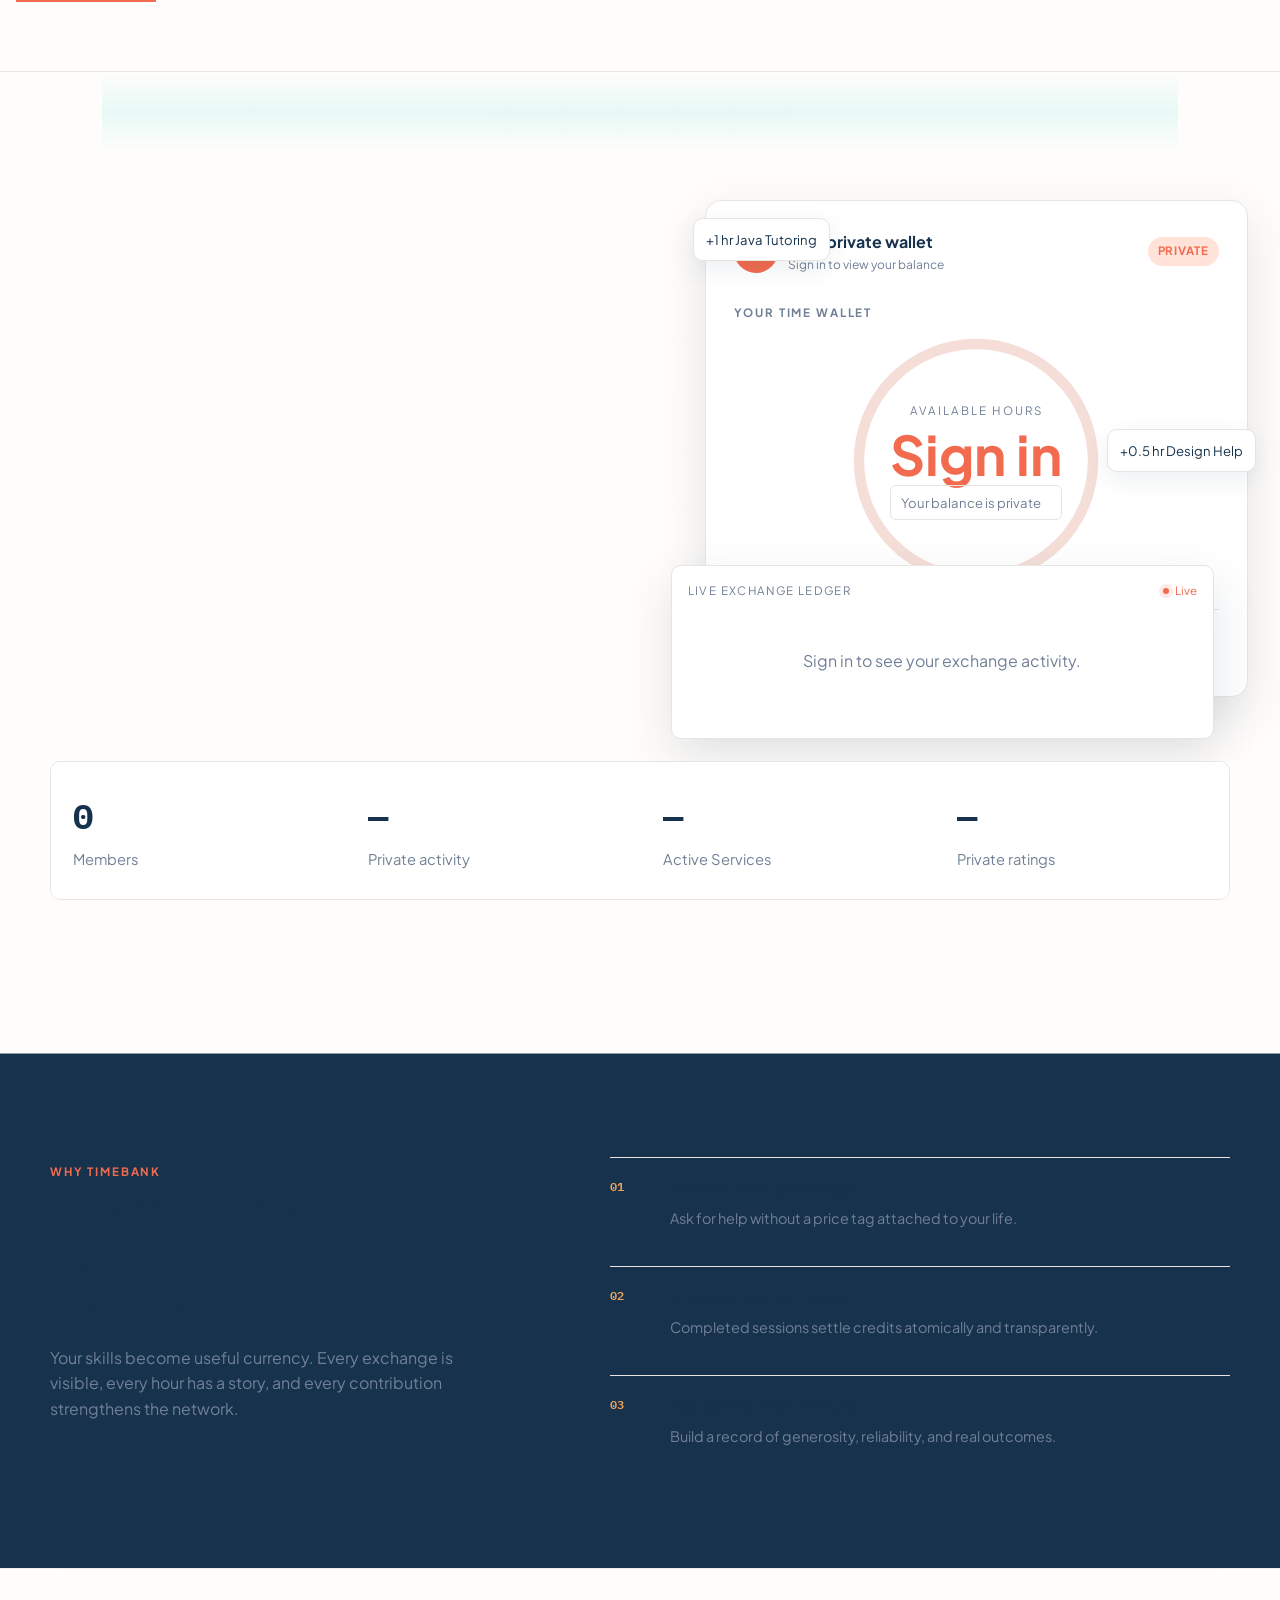
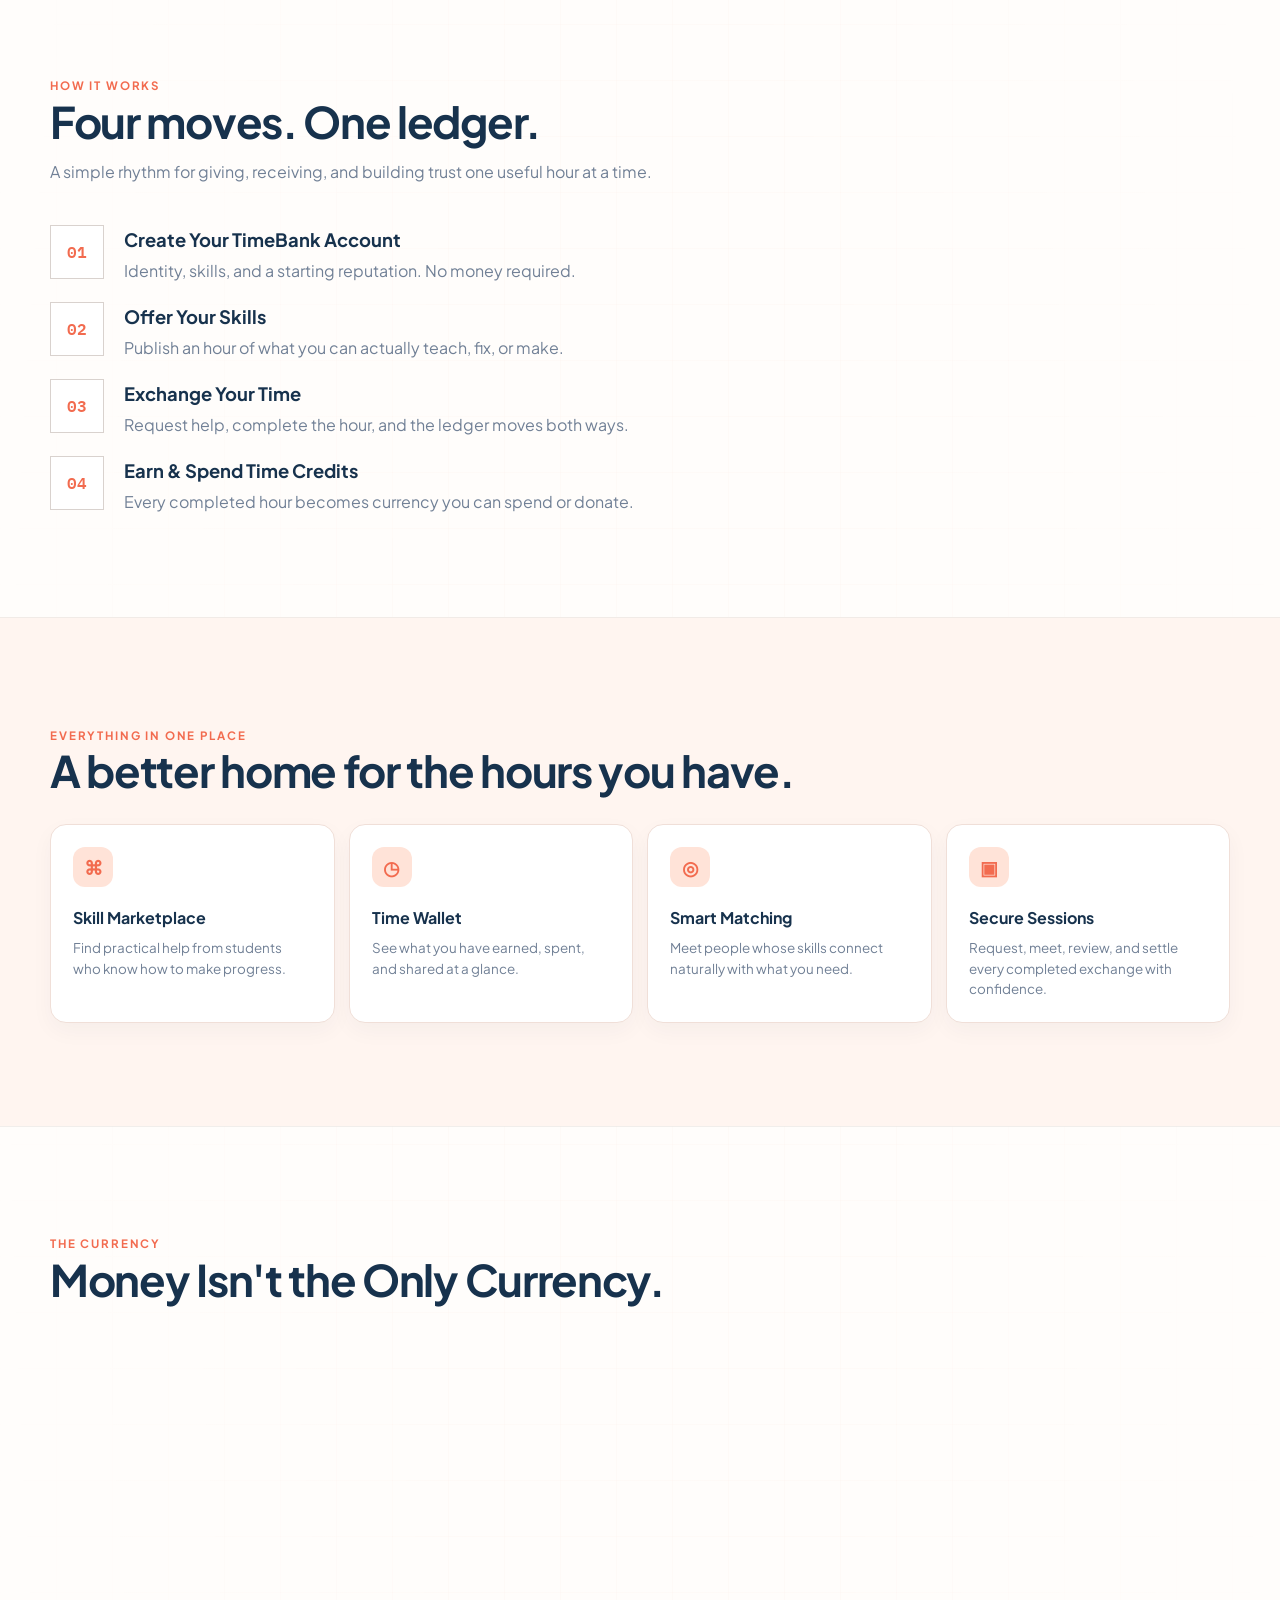
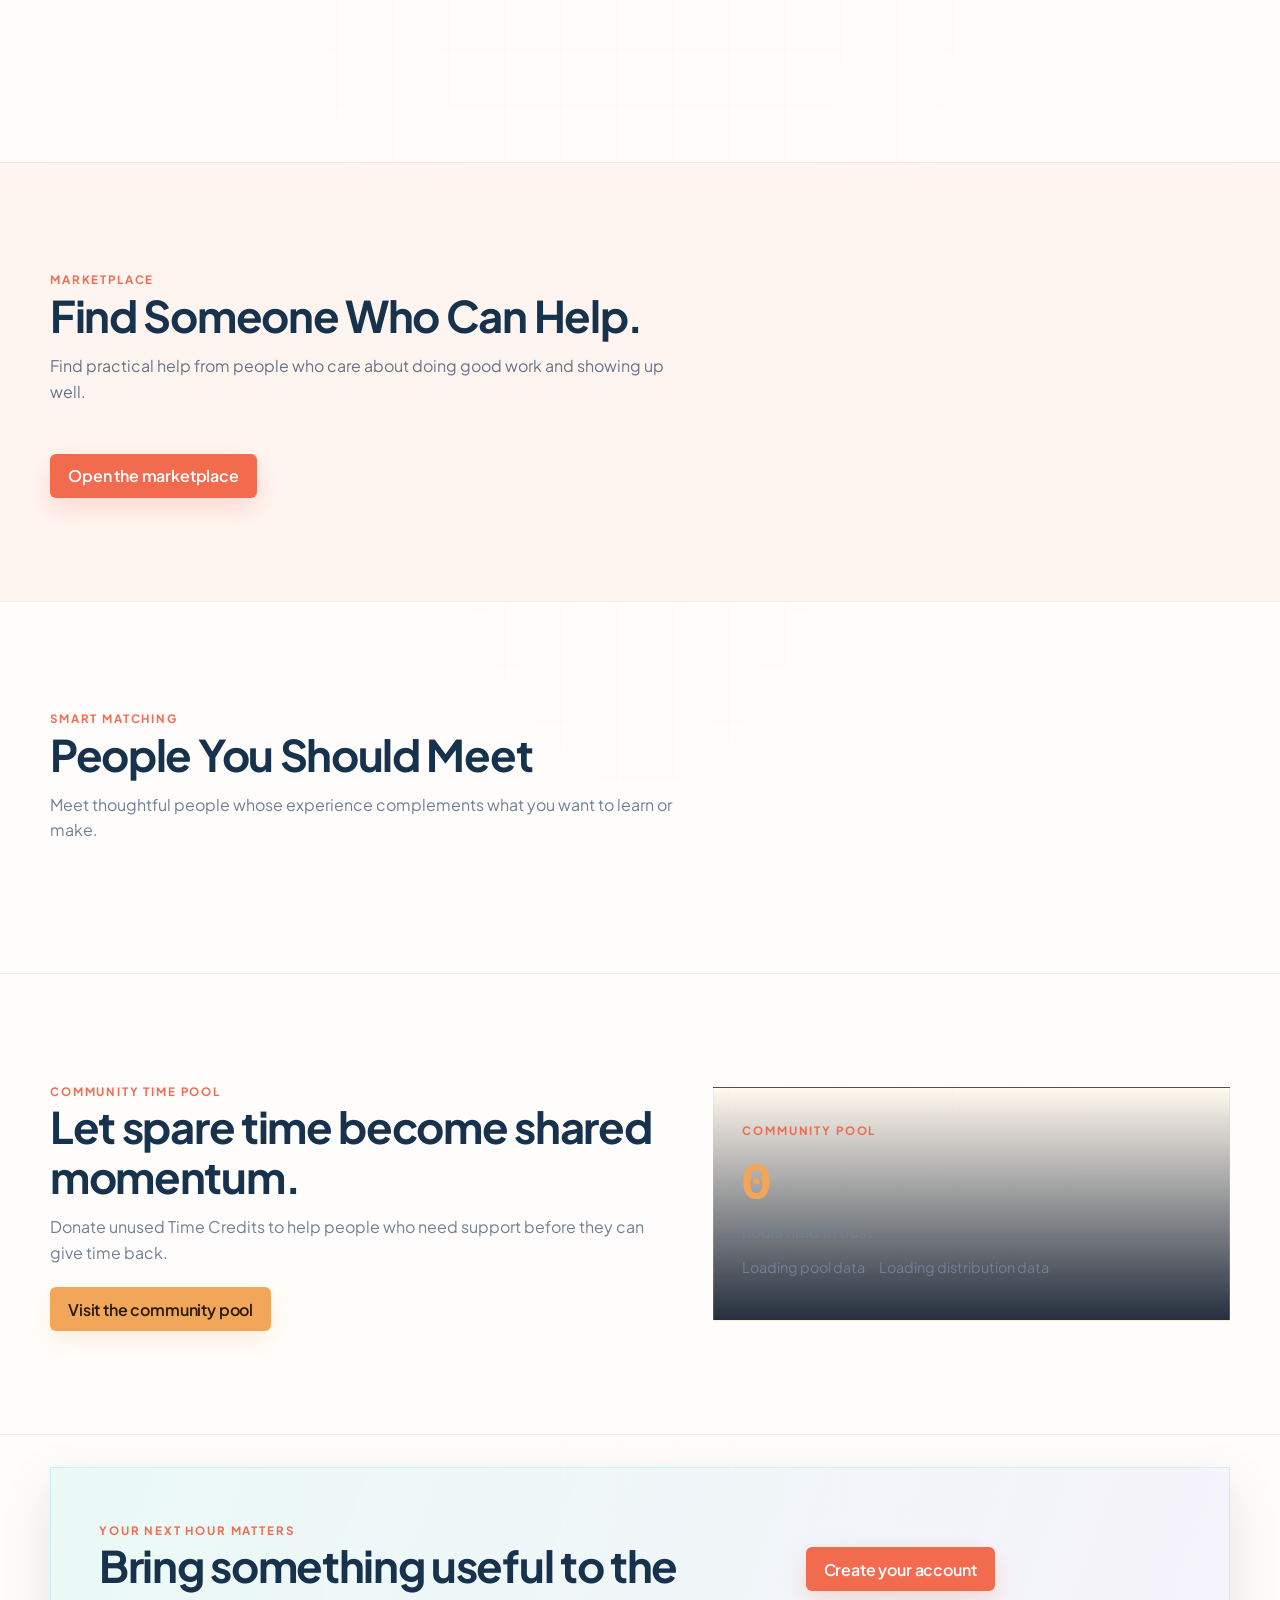
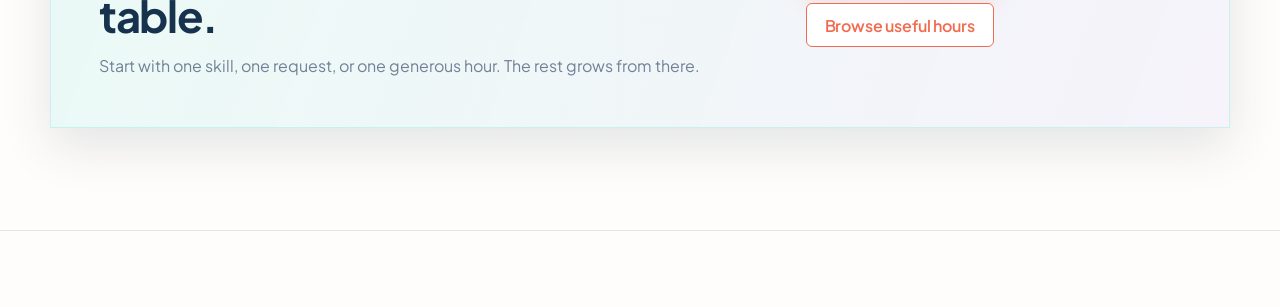
<file: index.html>
<!DOCTYPE html>
<html lang="en">
<head>
  <meta charset="UTF-8">
  <meta name="viewport" content="width=device-width, initial-scale=1">
  <title>TimeBank — Your Time Is Your Currency</title>
  <meta name="description" content="Give an hour. Earn an hour. TimeBank is a bank for human time.">
  <link rel="icon" href="assets/icons/logo.svg" type="image/svg+xml">
  <link rel="preconnect" href="https://fonts.googleapis.com">
  <link rel="preconnect" href="https://fonts.gstatic.com" crossorigin>
  <link href="https://fonts.googleapis.com/css2?family=IBM+Plex+Mono:wght@500;600&family=Plus+Jakarta+Sans:wght@400;500;600;700;800&display=swap" rel="stylesheet">
  <link rel="stylesheet" href="css/variables.css">
  <link rel="stylesheet" href="css/global.css">
  <link rel="stylesheet" href="css/components.css">
  <link rel="stylesheet" href="css/animations.css">
  <link rel="stylesheet" href="css/responsive.css">
</head>
<body class="page-shell grid-bg" data-page="home">
  <a class="skip-link" href="#main">Skip to content</a>
  <header class="navbar" data-nav></header>
  <div class="mobile-menu" data-mobile-menu></div>

  <main id="main">
    <section class="hero">
      <div class="hero-scan"></div>
      <div class="container hero-grid">
        <div class="reveal">
          <p class="eyebrow">Campus exchange network</p>
          <h1 class="display">Your Time Is<br><em>Your Currency.</em></h1>
          <p class="lead">Give an hour. Earn an hour. Share your skills and build a community where time has real value. Built exclusively for students.</p>
          <div class="hero-actions">
            <a class="btn btn-primary" href="register.html">Start Banking Time <span aria-hidden="true">→</span></a>
            <a class="btn btn-ghost" href="#how">Explore How It Works</a>
          </div>
        </div>
        <div class="wallet-visual">
          <div class="float-chip a float">+1 hr Java Tutoring</div>
          <div class="float-chip b float float-delay">+0.5 hr Design Help</div>
          <div class="float-chip c float">Time has real value</div>
          <article class="wallet-card">
            <div class="wallet-profile"><span class="avatar">TB</span><div><strong>Your private wallet</strong><small>Sign in to view your balance</small></div><span class="badge">Private</span></div>
            <p class="eyebrow">Your time wallet</p>
            <div class="wallet-ring">
              <svg viewBox="0 0 200 200" aria-hidden="true">
                <circle class="track" cx="100" cy="100" r="90"></circle>
                <circle class="progress" data-hero-progress cx="100" cy="100" r="90" stroke-dasharray="565.48" stroke-dashoffset="565.48"></circle>
              </svg>
              <div class="wallet-center">
                <div class="label">Available hours</div>
                <div class="value wallet-login-prompt">Sign in</div>
                <div class="chip">Your balance is private</div>
              </div>
            </div>
            <div class="wallet-stats"><span><b>Earned</b><strong>Private</strong></span><span><b>Spent</b><strong>Private</strong></span></div>
          </article>
          <div class="exchange-feed" data-observe>
            <div class="feed-heading"><span>Live exchange ledger</span><span class="live-dot">Live</span></div>
            <div class="empty"><p>Sign in to see your exchange activity.</p></div>
          </div>
        </div>
      </div>
    </section>

    <section class="section" style="padding-top:0;">
      <div class="container">
        <div class="stats-row" data-stats>
          <div class="stat-cell"><div class="num" data-stat="members">0</div><span>Members</span></div>
          <div class="stat-cell"><div class="num" data-stat="hours">—</div><span>Private activity</span></div>
          <div class="stat-cell"><div class="num" data-stat="services">—</div><span>Active Services</span></div>
          <div class="stat-cell"><div class="num" data-stat="rating">—</div><span>Private ratings</span></div>
        </div>
        <div class="category-rail" data-observe>
          <span class="rail-label">Trade what you know</span>
          <span>Technology</span><span>Education</span><span>Design</span><span>Languages</span><span>Fitness</span><span>Repair</span>
        </div>
      </div>
    </section>

    <section class="section trust-section">
      <div class="container trust-grid">
        <div>
          <p class="eyebrow">Why TimeBank</p>
          <h2 class="section-title">A better way to move value between people.</h2>
          <p class="section-kicker">Your skills become useful currency. Every exchange is visible, every hour has a story, and every contribution strengthens the network.</p>
        </div>
        <div class="trust-points">
          <article><span class="point-number">01</span><div><h3>Human-first exchange</h3><p class="muted">Ask for help without a price tag attached to your life.</p></div></article>
          <article><span class="point-number">02</span><div><h3>A ledger you can trust</h3><p class="muted">Completed sessions settle credits atomically and transparently.</p></div></article>
          <article><span class="point-number">03</span><div><h3>Reputation that travels</h3><p class="muted">Build a record of generosity, reliability, and real outcomes.</p></div></article>
        </div>
      </div>
    </section>

    <section class="section" id="how">
      <div class="container">
        <p class="eyebrow">How it works</p>
        <h2 class="section-title">Four moves. One ledger.</h2>
        <p class="section-kicker">A simple rhythm for giving, receiving, and building trust one useful hour at a time.</p>
        <div class="timeline" data-observe>
          <article class="step"><div class="step-index">01</div><div><h3>Create Your TimeBank Account</h3><p class="muted">Identity, skills, and a starting reputation. No money required.</p></div></article>
          <article class="step"><div class="step-index">02</div><div><h3>Offer Your Skills</h3><p class="muted">Publish an hour of what you can actually teach, fix, or make.</p></div></article>
          <article class="step"><div class="step-index">03</div><div><h3>Exchange Your Time</h3><p class="muted">Request help, complete the hour, and the ledger moves both ways.</p></div></article>
          <article class="step"><div class="step-index">04</div><div><h3>Earn &amp; Spend Time Credits</h3><p class="muted">Every completed hour becomes currency you can spend or donate.</p></div></article>
        </div>
      </div>
    </section>

    <section class="section feature-section" id="features">
      <div class="container">
        <p class="eyebrow">Everything in one place</p>
        <h2 class="section-title">A better home for the hours you have.</h2>
        <div class="feature-grid">
          <article><span class="feature-icon">⌘</span><h3>Skill Marketplace</h3><p class="muted">Find practical help from students who know how to make progress.</p></article>
          <article><span class="feature-icon">◷</span><h3>Time Wallet</h3><p class="muted">See what you have earned, spent, and shared at a glance.</p></article>
          <article><span class="feature-icon">◎</span><h3>Smart Matching</h3><p class="muted">Meet people whose skills connect naturally with what you need.</p></article>
          <article><span class="feature-icon">▣</span><h3>Secure Sessions</h3><p class="muted">Request, meet, review, and settle every completed exchange with confidence.</p></article>
        </div>
      </div>
    </section>

    <section class="section" id="currency">
      <div class="container">
        <p class="eyebrow">The currency</p>
        <h2 class="section-title">Money Isn't the Only Currency.</h2>
        <div class="compare reveal">
          <article class="compare-card">
            <h3>Traditional Bank</h3>
            <ul>
              <li>Asset <span>Money</span></li>
              <li>Inflow <span>Income</span></li>
              <li>Outflow <span>Spending</span></li>
              <li>Activity <span>Transactions</span></li>
              <li>Result <span>Balance</span></li>
            </ul>
          </article>
          <div class="compare-vs">VS</div>
          <article class="compare-card time">
            <h3>TimeBank</h3>
            <ul>
              <li>Asset <span style="color:var(--color-gold)">Time</span></li>
              <li>Inflow <span style="color:var(--color-primary)">Helping</span></li>
              <li>Outflow <span>Receiving</span></li>
              <li>Activity <span>Time Exchange</span></li>
              <li>Result <span style="color:var(--color-gold)">Time Balance</span></li>
            </ul>
          </article>
        </div>
      </div>
    </section>

    <section class="section section-light">
      <div class="container">
        <p class="eyebrow">Marketplace</p>
        <h2 class="section-title">Find Someone Who Can Help.</h2>
        <p class="section-kicker">Find practical help from people who care about doing good work and showing up well.</p>
        <div class="cards-grid" data-market-preview style="margin-top:28px;"></div>
        <p style="margin-top:22px;"><a class="btn btn-primary" href="marketplace.html">Open the marketplace</a></p>
      </div>
    </section>

    <section class="section" id="matching">
      <div class="container">
        <p class="eyebrow">Smart matching</p>
        <h2 class="section-title">People You Should Meet</h2>
        <p class="section-kicker">Meet thoughtful people whose experience complements what you want to learn or make.</p>
        <div class="cards-grid" data-matches style="margin-top:28px;"></div>
      </div>
    </section>

    <section class="section" id="about">
      <div class="container pool-hero">
        <div>
          <p class="eyebrow">Community time pool</p>
          <h2 class="section-title">Let spare time become shared momentum.</h2>
          <p class="section-kicker">Donate unused Time Credits to help people who need support before they can give time back.</p>
          <a class="btn btn-gold" href="community.html" style="margin-top:22px;">Visit the community pool</a>
        </div>
        <article class="pool-stat">
          <p class="eyebrow">Community Pool</p>
          <div class="num" data-pool-hours>0</div>
          <p class="muted">hours held in trust</p>
          <div class="meta-row" style="color:var(--color-text-muted);">
            <span data-pool-donated>Loading pool data</span>
            <span data-pool-distributed>Loading distribution data</span>
          </div>
        </article>
      </div>
    </section>

    <section class="section final-cta">
      <div class="container cta-panel">
        <div>
          <p class="eyebrow">Your next hour matters</p>
          <h2 class="section-title">Bring something useful to the table.</h2>
          <p class="section-kicker">Start with one skill, one request, or one generous hour. The rest grows from there.</p>
        </div>
        <div class="hero-actions">
          <a class="btn btn-primary" href="register.html">Create your account</a>
          <a class="btn btn-ghost" href="marketplace.html">Browse useful hours</a>
        </div>
      </div>
    </section>
  </main>

  <footer class="app-footer" data-footer></footer>
  <div class="toast-stack" data-toast-root></div>
  <div class="modal-root" data-modal-root></div>
  <script src="js/runtime-config.js"></script>
  <script type="module" src="js/landing.js"></script>
</body>
</html>
</file>
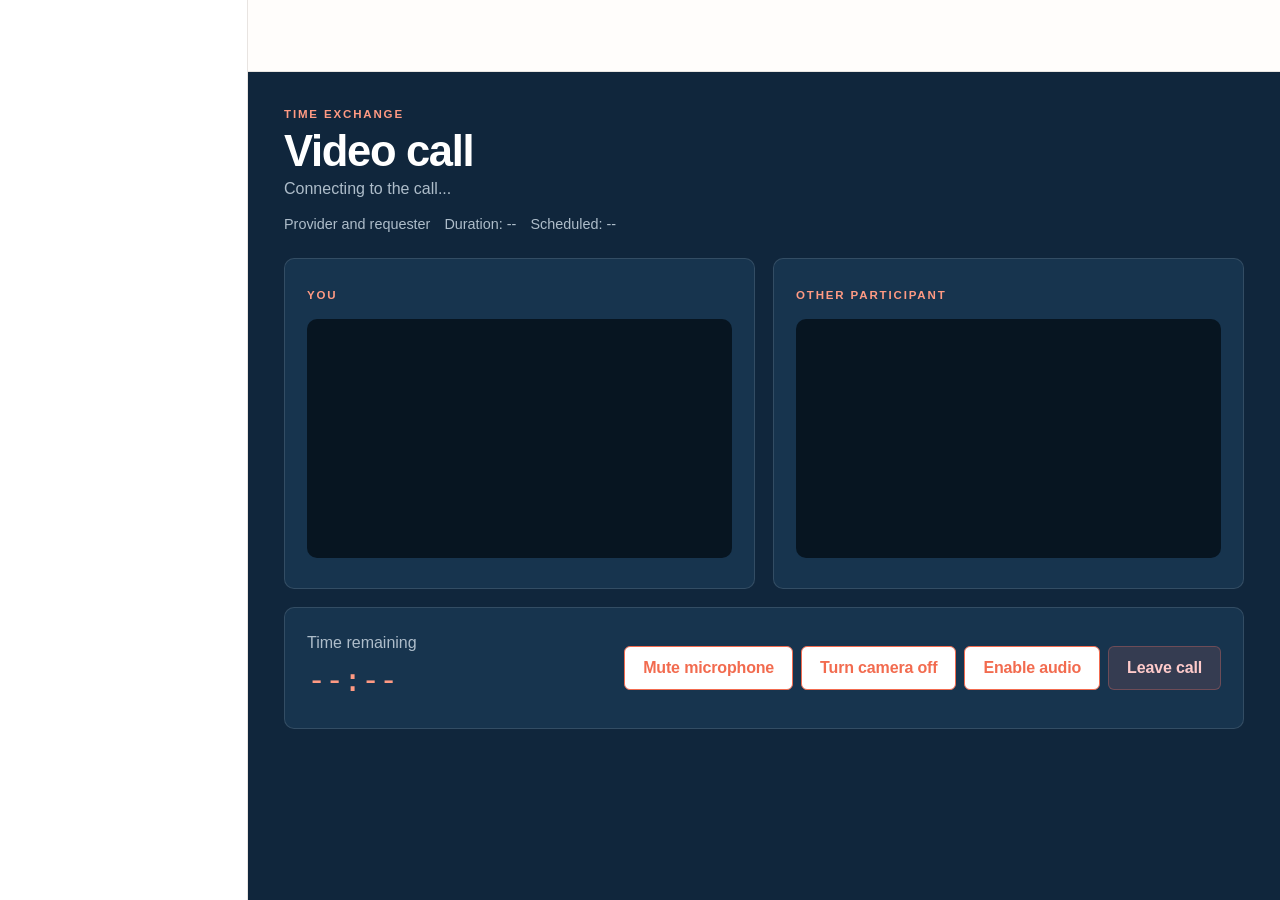
<file: call.html>
<!DOCTYPE html>
<html lang="en">
<head>
  <meta charset="UTF-8">
  <meta name="viewport" content="width=device-width, initial-scale=1">
  <title>Video call - TimeBank</title>
  <link rel="icon" href="assets/icons/logo.svg" type="image/svg+xml">
  <link rel="stylesheet" href="css/variables.css">
  <link rel="stylesheet" href="css/global.css">
  <link rel="stylesheet" href="css/components.css">
  <link rel="stylesheet" href="css/animations.css">
  <link rel="stylesheet" href="css/responsive.css">
</head>
<body class="page-shell" data-page="call">
  <div class="app-layout">
    <aside class="sidebar" data-sidebar></aside>
    <div>
      <header class="navbar" data-nav></header>
      <main class="app-main call-main">
        <p class="eyebrow">Time exchange</p>
        <h1 class="section-title" data-call-title>Video call</h1>
        <p class="muted" data-call-status>Connecting to the call...</p>
        <div class="meta-row" style="margin-top:12px;">
          <span data-call-participants>Provider and requester</span>
          <span data-call-duration>Duration: --</span>
          <span data-call-window>Scheduled: --</span>
        </div>
        <div class="cards-grid" style="margin-top:22px;grid-template-columns:repeat(2,minmax(0,1fr));">
          <article class="dark-card call-video-card">
            <p class="eyebrow">You</p>
            <video data-local-video autoplay muted playsinline style="width:100%;aspect-ratio:16/9;background:#02070d;object-fit:cover;border-radius:var(--radius-sm);margin-top:12px;"></video>
          </article>
          <article class="dark-card call-video-card">
            <p class="eyebrow">Other participant</p>
            <video data-remote-video autoplay playsinline style="width:100%;aspect-ratio:16/9;background:#02070d;object-fit:cover;border-radius:var(--radius-sm);margin-top:12px;"></video>
          </article>
        </div>
        <div class="dark-card call-controls" style="margin-top:18px;display:flex;align-items:center;justify-content:space-between;gap:16px;flex-wrap:wrap;">
          <div>
            <div class="label">Time remaining</div>
            <div class="value num" data-call-timer>--:--</div>
          </div>
          <div style="display:flex;gap:8px;flex-wrap:wrap;">
            <button class="btn btn-ghost" type="button" data-toggle-mic>Mute microphone</button>
            <button class="btn btn-ghost" type="button" data-toggle-camera>Turn camera off</button>
            <button class="btn btn-ghost" type="button" data-enable-audio hidden>Enable audio</button>
            <button class="btn btn-danger" type="button" data-leave>Leave call</button>
          </div>
        </div>
      </main>
    </div>
  </div>
  <nav class="bottom-nav" data-bottom-nav aria-label="Mobile"></nav>
  <div class="mobile-menu" data-mobile-menu></div>
  <div class="toast-stack" data-toast-root></div>
  <div class="modal-root" data-modal-root></div>
  <script src="js/runtime-config.js"></script>
  <script type="module" src="js/call.js"></script>
</body>
</html>
</file>
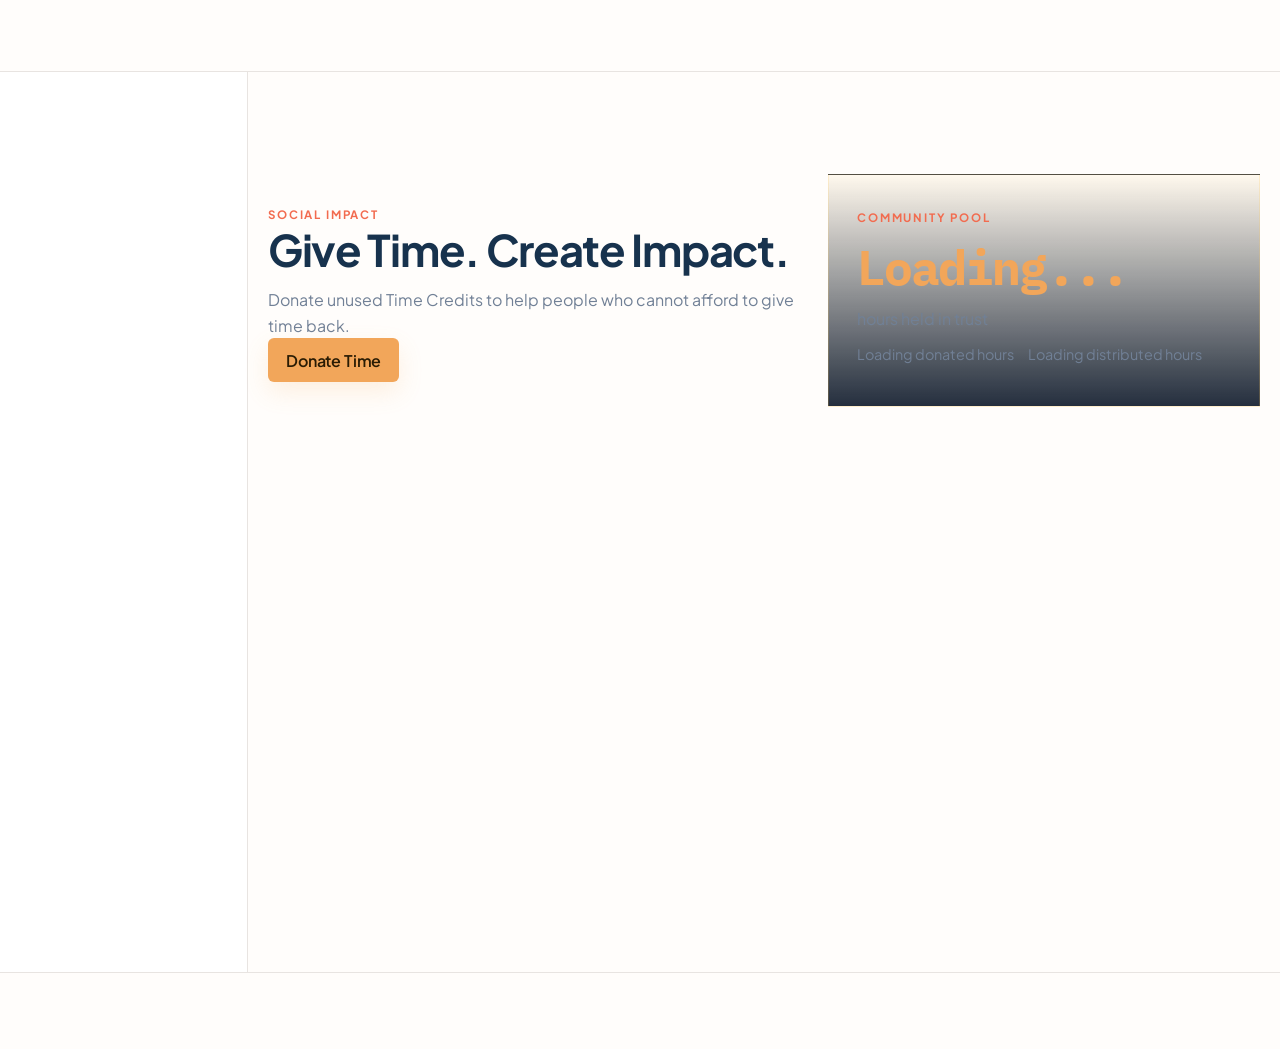
<file: community.html>
<!DOCTYPE html>
<html lang="en">
<head>
  <meta charset="UTF-8">
  <meta name="viewport" content="width=device-width, initial-scale=1">
  <title>Community Pool — TimeBank</title>
  <link rel="icon" href="assets/icons/logo.svg" type="image/svg+xml">
  <link rel="preconnect" href="https://fonts.googleapis.com">
  <link rel="preconnect" href="https://fonts.gstatic.com" crossorigin>
  <link href="https://fonts.googleapis.com/css2?family=IBM+Plex+Mono:wght@500;600&family=Plus+Jakarta+Sans:wght@400;500;600;700;800&display=swap" rel="stylesheet">
  <link rel="stylesheet" href="css/variables.css">
  <link rel="stylesheet" href="css/global.css">
  <link rel="stylesheet" href="css/components.css">
  <link rel="stylesheet" href="css/animations.css">
  <link rel="stylesheet" href="css/responsive.css">
</head>
<body class="page-shell" data-page="community">
  <header class="navbar" data-nav></header>
  <div class="mobile-menu" data-mobile-menu></div>
  <div class="public-layout">
    <aside class="sidebar" data-public-sidebar></aside>
    <div>
  <main class="section">
    <div class="container pool-hero">
      <div>
        <p class="eyebrow">Social impact</p>
        <h1 class="section-title">Give Time. Create Impact.</h1>
        <p class="section-kicker">Donate unused Time Credits to help people who cannot afford to give time back.</p>
        <button class="btn btn-gold" type="button" data-donate>Donate Time</button>
      </div>
      <article class="pool-stat">
        <p class="eyebrow">Community Pool</p>
          <div class="num" data-pool-hours>Loading...</div>
        <p class="muted">hours held in trust</p>
        <div class="meta-row" style="color:var(--color-text-muted);">
          <span data-pool-donated>Loading donated hours</span>
          <span data-pool-distributed>Loading distributed hours</span>
        </div>
      </article>
    </div>
  </main>
    </div>
  </div>
  <footer class="app-footer" data-footer></footer>
  <div class="toast-stack" data-toast-root></div>
  <div class="modal-root" data-modal-root></div>
  <script src="js/runtime-config.js"></script>
    <script type="module" src="js/community.js?v=2"></script>
</body>
</html>
</file>
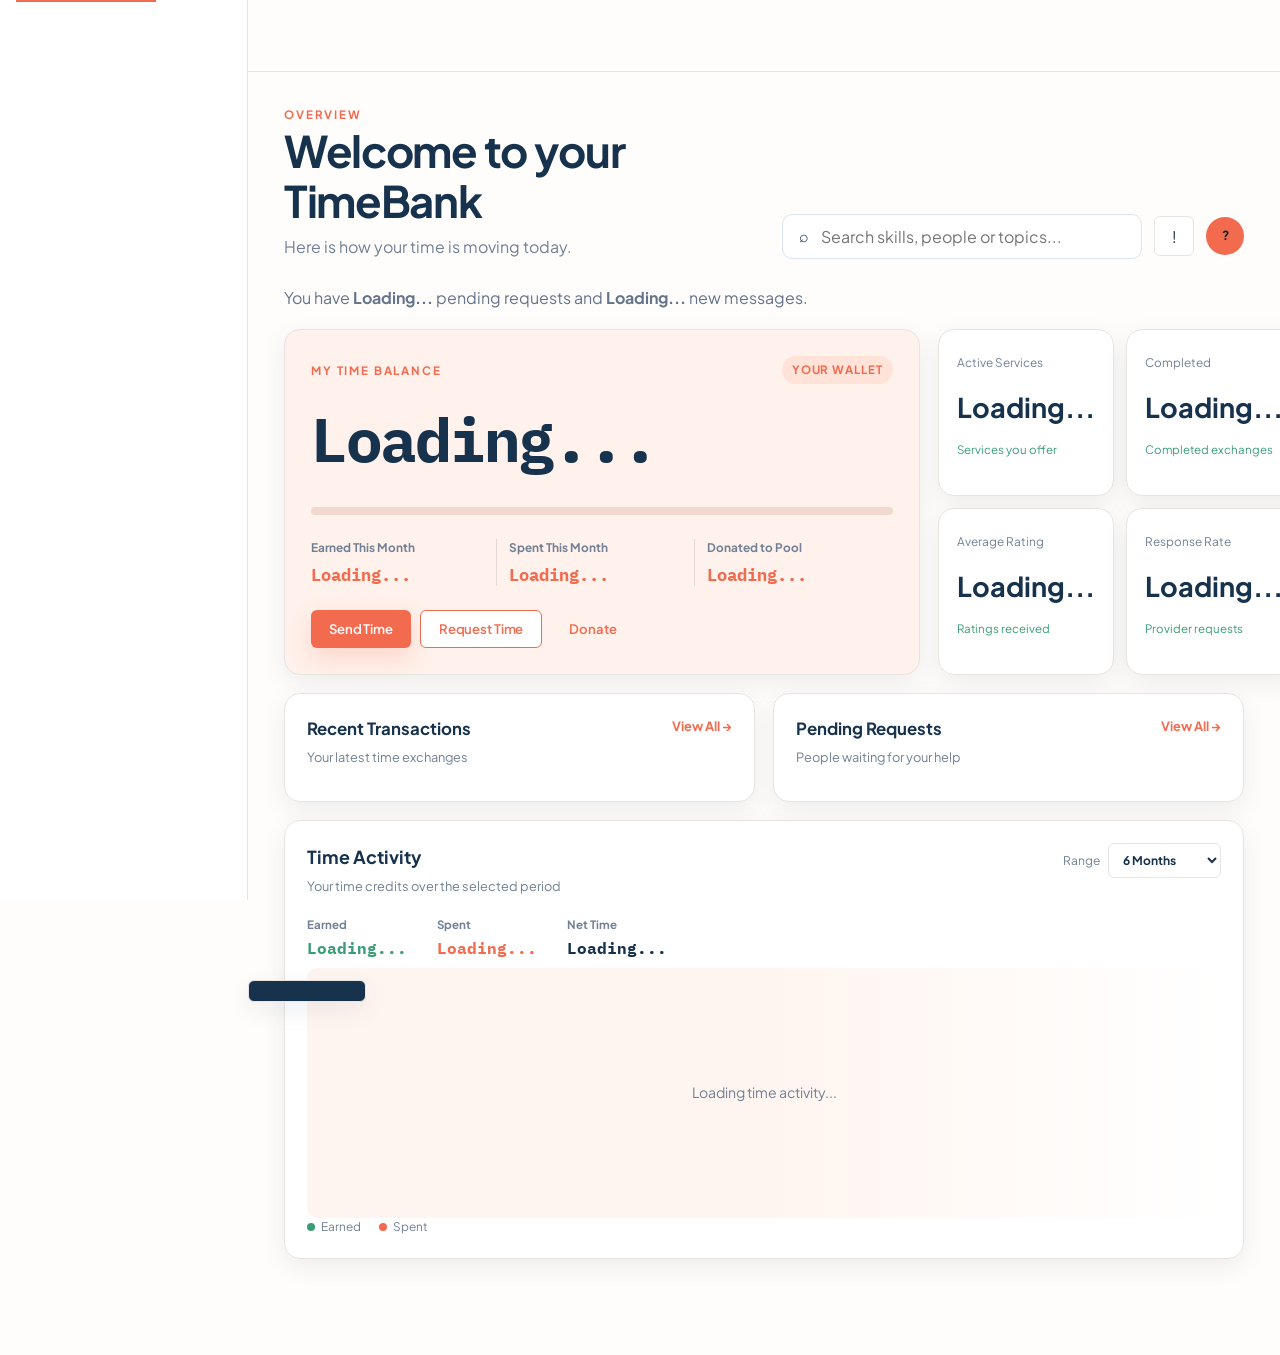
<file: dashboard.html>
<!DOCTYPE html>
<html lang="en">
<head>
  <meta charset="UTF-8">
  <meta name="viewport" content="width=device-width, initial-scale=1">
  <title>Dashboard — TimeBank</title>
  <link rel="icon" href="assets/icons/logo.svg" type="image/svg+xml">
  <link rel="preconnect" href="https://fonts.googleapis.com">
  <link rel="preconnect" href="https://fonts.gstatic.com" crossorigin>
  <link href="https://fonts.googleapis.com/css2?family=IBM+Plex+Mono:wght@500;600&family=Plus+Jakarta+Sans:wght@400;500;600;700;800&display=swap" rel="stylesheet">
  <link rel="stylesheet" href="css/variables.css">
  <link rel="stylesheet" href="css/global.css">
  <link rel="stylesheet" href="css/components.css">
  <link rel="stylesheet" href="css/animations.css">
  <link rel="stylesheet" href="css/responsive.css">
</head>
<body class="page-shell" data-page="dashboard">
  <a class="skip-link" href="#main">Skip to content</a>
  <div class="app-layout">
    <aside class="sidebar" data-sidebar></aside>
    <div>
      <header class="navbar" data-nav></header>
      <main class="app-main" id="main">
        <div class="dashboard-top"><div><p class="eyebrow">Overview</p><h1 class="section-title" data-greeting>Welcome to your TimeBank</h1><p class="muted">Here is how your time is moving today.</p></div><div class="dashboard-tools"><label class="search-bar"><span aria-hidden="true">⌕</span><input placeholder="Search skills, people or topics..." aria-label="Search skills, people or topics"></label><a class="icon-btn" href="notifications.html" aria-label="Notifications">!</a><a class="avatar avatar-small" href="profile.html">?</a></div></div>
        <p class="dashboard-status">You have <strong data-request-count>Loading...</strong> pending requests and <strong data-note-count>Loading...</strong> new messages.</p>
        <div class="dashboard-grid">
          <article class="balance-panel"><div class="panel-heading"><div><p class="eyebrow">My Time Balance</p><h2 class="balance-number num" data-balance>Loading...</h2></div><span class="badge">Your wallet</span></div><div class="progress"><span style="width:0"></span></div><div class="balance-stats"><span><b>Earned This Month</b><strong data-earned>Loading...</strong></span><span><b>Spent This Month</b><strong data-spent>Loading...</strong></span><span><b>Donated to Pool</b><strong data-community>Loading...</strong></span></div><div class="panel-actions"><a class="btn btn-primary" href="wallet.html">Send Time</a><a class="btn btn-ghost" href="marketplace.html">Request Time</a><a class="btn btn-soft" href="community.html">Donate</a></div></article>
          <div class="quick-stats"><article><span>Active Services</span><strong data-active-services>Loading...</strong><small>Services you offer</small></article><article><span>Completed</span><strong data-completed>Loading...</strong><small>Completed exchanges</small></article><article><span>Average Rating</span><strong data-rating>Loading...</strong><small>Ratings received</small></article><article><span>Response Rate</span><strong data-response-rate>Loading...</strong><small>Provider requests</small></article></div>
        </div>
        <div class="dashboard-columns"><article class="surface-card dashboard-card"><div class="card-heading"><div><h2>Recent Transactions</h2><p class="muted">Your latest time exchanges</p></div><a href="transactions.html">View All →</a></div><div data-tx-list></div></article><article class="surface-card dashboard-card"><div class="card-heading"><div><h2>Pending Requests</h2><p class="muted">People waiting for your help</p></div><a href="requests.html">View All →</a></div><div class="request-list" data-dashboard-requests></div></article></div>
        <section class="activity-card" aria-labelledby="activity-title">
          <div class="activity-header"><div><h2 id="activity-title">Time Activity</h2><p class="muted">Your time credits over the selected period</p></div><label class="activity-range">Range<select data-activity-range aria-label="Time activity range"><option value="3">3 Months</option><option value="6" selected>6 Months</option><option value="12">1 Year</option></select></label></div>
          <div class="activity-summary"><span><b>Earned</b><strong data-activity-earned>Loading...</strong></span><span><b>Spent</b><strong data-activity-spent>Loading...</strong></span><span><b>Net Time</b><strong data-activity-net>Loading...</strong></span></div>
          <div class="activity-plot" data-activity-state="loading"><p class="activity-message" data-activity-message>Loading time activity...</p><canvas data-activity-chart aria-label="Monthly earned and spent time credits"></canvas><div class="activity-tooltip" data-activity-tooltip hidden></div></div>
          <div class="activity-legend" aria-label="Chart legend"><span><i class="legend-dot earned"></i>Earned</span><span><i class="legend-dot spent"></i>Spent</span></div>
        </section>
      </main>
    </div>
  </div>
  <nav class="bottom-nav" data-bottom-nav aria-label="Mobile"></nav>
  <div class="mobile-menu" data-mobile-menu></div>
  <div class="toast-stack" data-toast-root></div>
  <div class="modal-root" data-modal-root></div>
  <script src="js/runtime-config.js"></script>
  <script type="module" src="js/dashboard.js"></script>
</body>
</html>
</file>
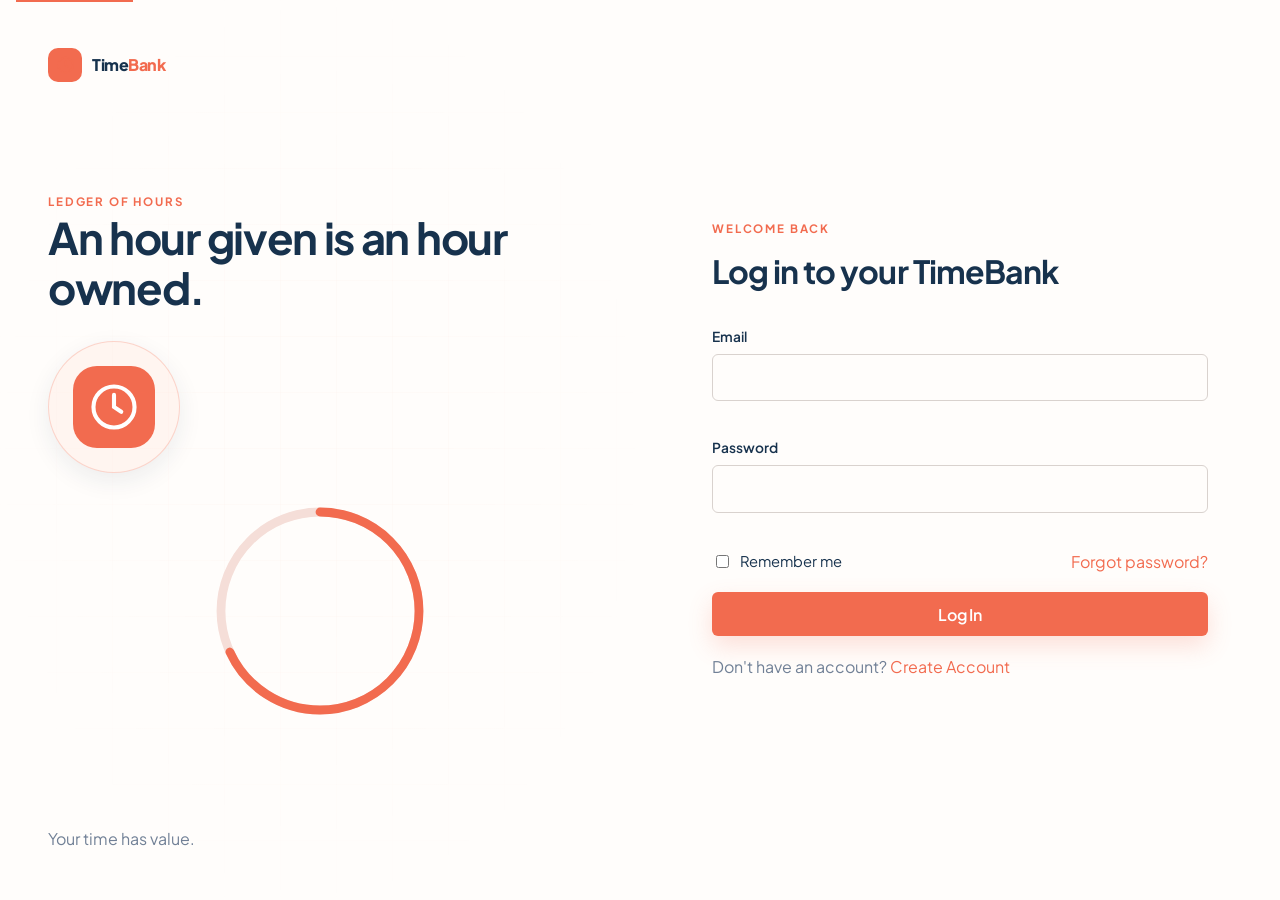
<file: login.html>
<!DOCTYPE html>
<html lang="en">
<head>
  <meta charset="UTF-8">
  <meta name="viewport" content="width=device-width, initial-scale=1">
  <title>Log in — TimeBank</title>
  <link rel="icon" href="assets/icons/logo.svg" type="image/svg+xml">
  <link rel="preconnect" href="https://fonts.googleapis.com">
  <link rel="preconnect" href="https://fonts.gstatic.com" crossorigin>
  <link href="https://fonts.googleapis.com/css2?family=IBM+Plex+Mono:wght@500;600&family=Plus+Jakarta+Sans:wght@400;500;600;700;800&display=swap" rel="stylesheet">
  <link rel="stylesheet" href="css/variables.css">
  <link rel="stylesheet" href="css/global.css">
  <link rel="stylesheet" href="css/components.css">
  <link rel="stylesheet" href="css/animations.css">
  <link rel="stylesheet" href="css/responsive.css">
</head>
<body class="page-shell" data-page="login">
  <a class="skip-link" href="#login">Skip to login</a>
  <div class="auth-layout">
    <section class="auth-visual grid-bg">
      <a class="logo" href="index.html">
        <span class="logo-mark"><svg width="22" height="22" viewBox="0 0 24 24" fill="none" aria-hidden="true"><circle cx="12" cy="12" r="8.5" stroke="currentColor" stroke-width="1.7"/><path d="M12 7v5l3 2" stroke="currentColor" stroke-width="1.7" stroke-linecap="round"/></svg></span>
        <span><b>Time</b><strong>Bank</strong></span>
      </a>
      <div>
        <p class="eyebrow">Ledger of hours</p>
        <h2 class="section-title">An hour given is an hour owned.</h2>
        <div class="login-logo-mark" aria-label="TimeBank clock logo">
          <span class="logo-mark"><svg width="58" height="58" viewBox="0 0 24 24" fill="none" aria-hidden="true"><circle cx="12" cy="12" r="8.5" stroke="currentColor" stroke-width="1.7"/><path d="M12 7v5l3 2" stroke="currentColor" stroke-width="1.7" stroke-linecap="round"/></svg></span>
        </div>
        <div class="wallet-ring" style="max-width:220px;margin-top:28px;">
          <svg viewBox="0 0 200 200" aria-hidden="true">
            <circle class="track" cx="100" cy="100" r="90"></circle>
            <circle class="progress" cx="100" cy="100" r="90" stroke-dasharray="565" stroke-dashoffset="180"></circle>
          </svg>
        </div>
      </div>
      <p class="muted">Your time has value.</p>
    </section>
    <section class="auth-panel" id="login">
      <p class="eyebrow">Welcome back</p>
      <h1>Log in to your TimeBank</h1>
      <form data-login-form novalidate>
        <div class="form-field">
          <label for="email">Email</label>
          <input id="email" name="email" type="email" autocomplete="email" required>
          <span class="field-error" data-error="email"></span>
        </div>
        <div class="form-field">
          <label for="password">Password</label>
          <input id="password" name="password" type="password" autocomplete="current-password" required>
          <span class="field-error" data-error="password"></span>
        </div>
        <div style="display:flex;justify-content:space-between;gap:12px;margin-bottom:18px;">
          <label class="checkbox"><input type="checkbox" name="remember"> Remember me</label>
          <a href="#" style="color:var(--color-primary);">Forgot password?</a>
        </div>
        <button class="btn btn-primary btn-block" type="submit">Log In</button>
      </form>
      <p class="muted" style="margin-top:18px;">Don't have an account? <a href="register.html" style="color:var(--color-primary);">Create Account</a></p>
    </section>
  </div>
  <div class="toast-stack" data-toast-root></div>
  <div class="modal-root" data-modal-root></div>
  <script src="js/runtime-config.js"></script>
  <script type="module" src="js/auth.js"></script>
</body>
</html>
</file>
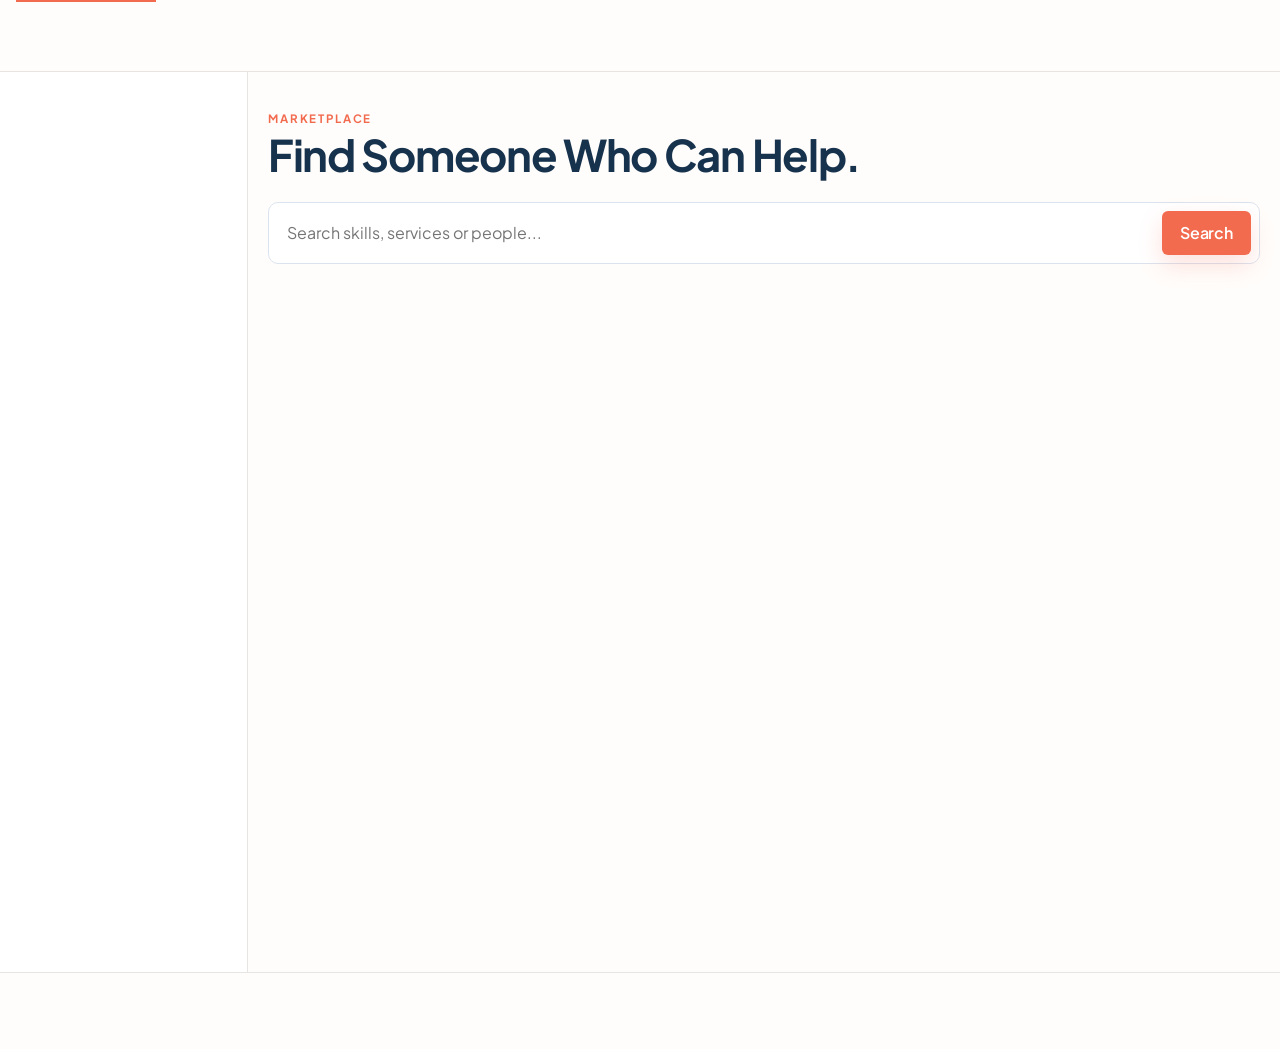
<file: marketplace.html>
<!DOCTYPE html>
<html lang="en">
<head>
  <meta charset="UTF-8">
  <meta name="viewport" content="width=device-width, initial-scale=1">
  <title>Marketplace — TimeBank</title>
  <link rel="icon" href="assets/icons/logo.svg" type="image/svg+xml">
  <link rel="preconnect" href="https://fonts.googleapis.com">
  <link rel="preconnect" href="https://fonts.gstatic.com" crossorigin>
  <link href="https://fonts.googleapis.com/css2?family=IBM+Plex+Mono:wght@500;600&family=Plus+Jakarta+Sans:wght@400;500;600;700;800&display=swap" rel="stylesheet">
  <link rel="stylesheet" href="css/variables.css">
  <link rel="stylesheet" href="css/global.css">
  <link rel="stylesheet" href="css/components.css">
  <link rel="stylesheet" href="css/animations.css">
  <link rel="stylesheet" href="css/responsive.css">
</head>
<body class="page-shell" data-page="marketplace">
  <a class="skip-link" href="#main">Skip to content</a>
  <header class="navbar" data-nav></header>
  <div class="mobile-menu" data-mobile-menu></div>
  <div class="public-layout">
    <aside class="sidebar" data-public-sidebar></aside>
    <div>
  <main id="main" class="section" style="padding-top:32px;">
    <div class="container">
      <p class="eyebrow">Marketplace</p>
      <h1 class="section-title">Find Someone Who Can Help.</h1>
      <form class="search-bar" style="margin:22px 0 16px;" role="search" onsubmit="return false;">
        <label class="sr-only" for="q">Search</label>
        <input id="q" data-search placeholder="Search skills, services or people...">
        <button class="btn btn-primary" type="button">Search</button>
      </form>
      <div class="filters" data-filters></div>
      <div class="cards-grid" data-service-grid style="margin-top:24px;"></div>
    </div>
  </main>
    </div>
  </div>
  <footer class="app-footer" data-footer></footer>
  <div class="toast-stack" data-toast-root></div>
  <div class="modal-root" data-modal-root></div>
  <script src="js/runtime-config.js"></script>
  <script type="module" src="js/marketplace.js"></script>
</body>
</html>
</file>
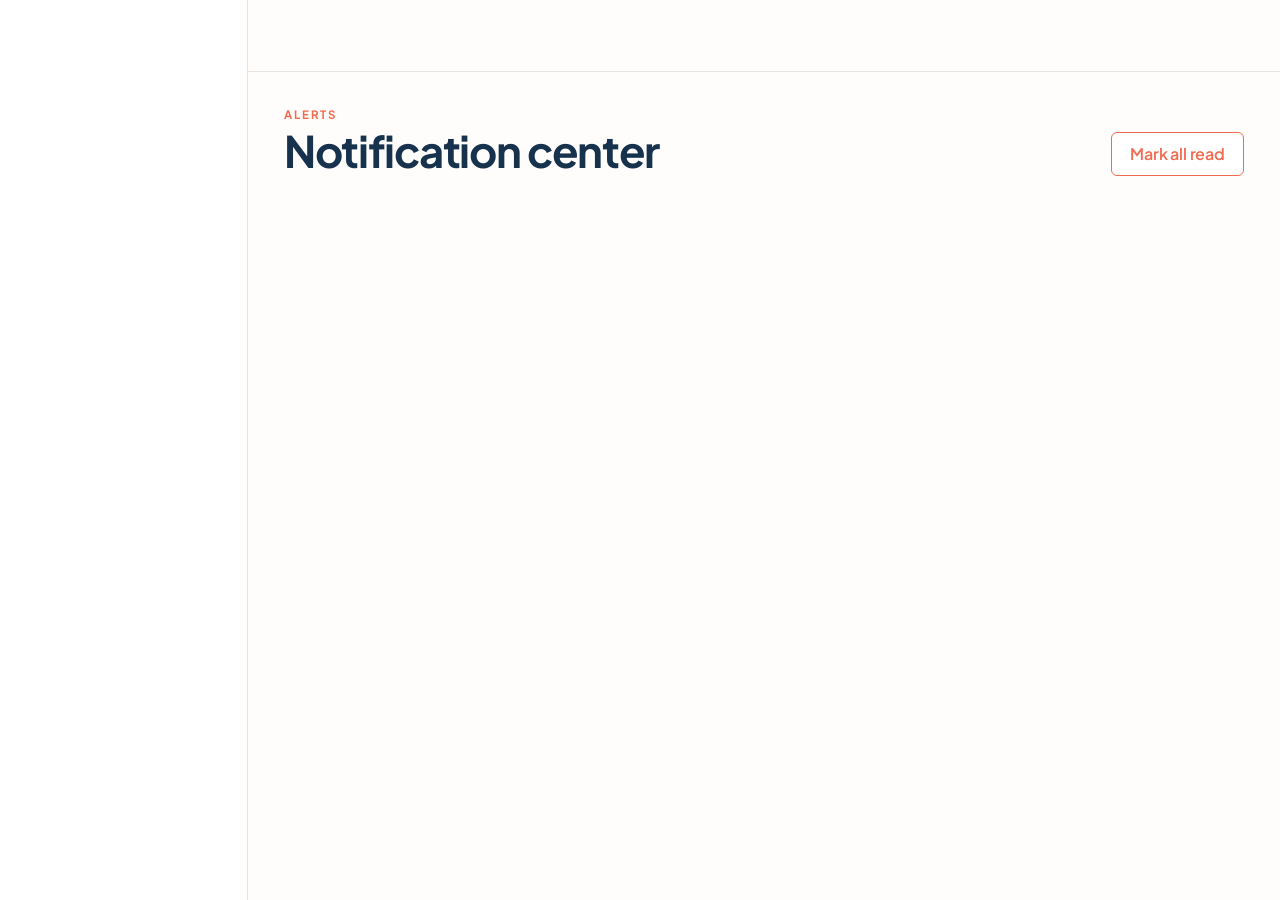
<file: notifications.html>
<!DOCTYPE html>
<html lang="en">
<head>
  <meta charset="UTF-8">
  <meta name="viewport" content="width=device-width, initial-scale=1">
  <title>Notifications — TimeBank</title>
  <link rel="icon" href="assets/icons/logo.svg" type="image/svg+xml">
  <link rel="preconnect" href="https://fonts.googleapis.com">
  <link rel="preconnect" href="https://fonts.gstatic.com" crossorigin>
  <link href="https://fonts.googleapis.com/css2?family=IBM+Plex+Mono:wght@500;600&family=Plus+Jakarta+Sans:wght@400;500;600;700;800&display=swap" rel="stylesheet">
  <link rel="stylesheet" href="css/variables.css">
  <link rel="stylesheet" href="css/global.css">
  <link rel="stylesheet" href="css/components.css">
  <link rel="stylesheet" href="css/animations.css">
  <link rel="stylesheet" href="css/responsive.css">
</head>
<body class="page-shell" data-page="notifications">
  <div class="app-layout">
    <aside class="sidebar" data-sidebar></aside>
    <div>
      <header class="navbar" data-nav></header>
      <main class="app-main">
        <div style="display:flex;justify-content:space-between;gap:12px;align-items:end;flex-wrap:wrap;">
          <div>
            <p class="eyebrow">Alerts</p>
            <h1 class="section-title">Notification center</h1>
          </div>
          <button class="btn btn-ghost" type="button" data-mark-read>Mark all read</button>
        </div>
        <div style="display:grid;gap:10px;margin-top:22px;" data-notes></div>
      </main>
    </div>
  </div>
  <nav class="bottom-nav" data-bottom-nav></nav>
  <div class="mobile-menu" data-mobile-menu></div>
  <div class="toast-stack" data-toast-root></div>
  <div class="modal-root" data-modal-root></div>
  <script src="js/runtime-config.js"></script>
  <script type="module" src="js/notifications.js"></script>
</body>
</html>
</file>
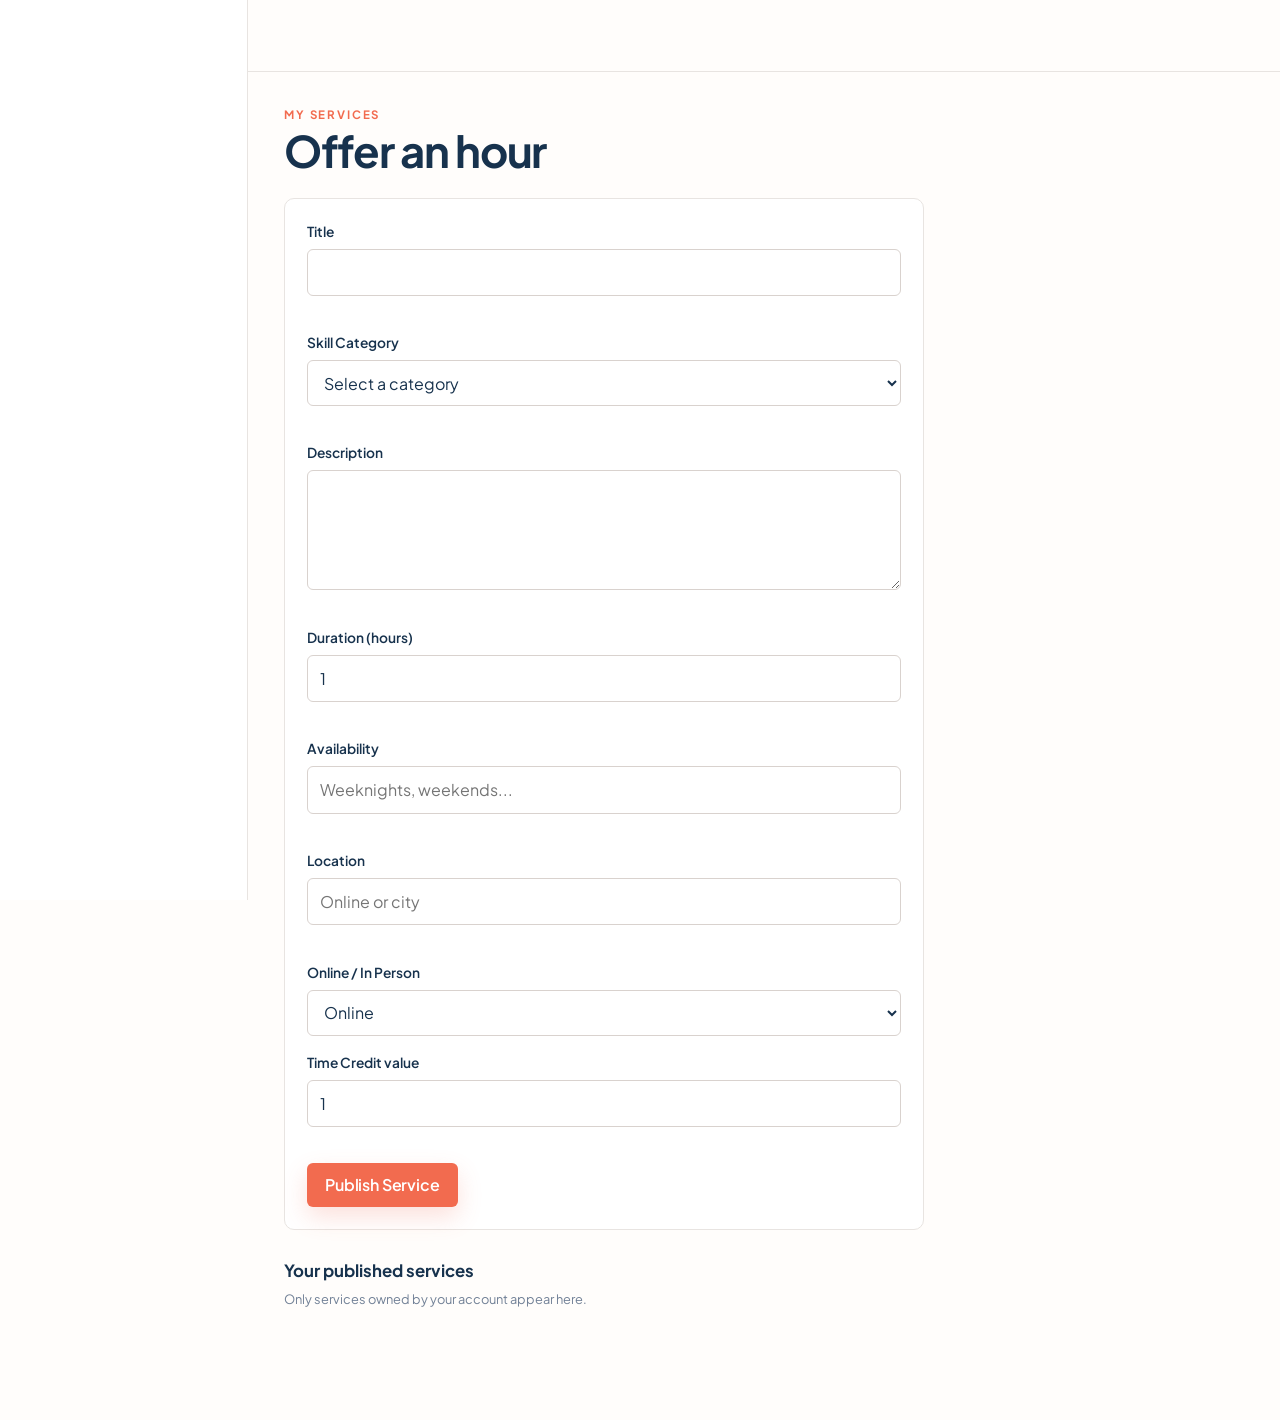
<file: offer.html>
<!DOCTYPE html>
<html lang="en">
<head>
  <meta charset="UTF-8">
  <meta name="viewport" content="width=device-width, initial-scale=1">
  <title>Publish a service — TimeBank</title>
  <link rel="icon" href="assets/icons/logo.svg" type="image/svg+xml">
  <link rel="preconnect" href="https://fonts.googleapis.com">
  <link rel="preconnect" href="https://fonts.gstatic.com" crossorigin>
  <link href="https://fonts.googleapis.com/css2?family=IBM+Plex+Mono:wght@500;600&family=Plus+Jakarta+Sans:wght@400;500;600;700;800&display=swap" rel="stylesheet">
  <link rel="stylesheet" href="css/variables.css">
  <link rel="stylesheet" href="css/global.css">
  <link rel="stylesheet" href="css/components.css">
  <link rel="stylesheet" href="css/animations.css">
  <link rel="stylesheet" href="css/responsive.css">
</head>
<body class="page-shell" data-page="offer">
  <div class="app-layout">
    <aside class="sidebar" data-sidebar></aside>
    <div>
      <header class="navbar" data-nav></header>
      <main class="app-main">
        <p class="eyebrow">My services</p>
        <h1 class="section-title">Offer an hour</h1>
        <form class="dark-card" data-offer-form novalidate style="max-width:640px;margin-top:22px;">
          <div class="form-field">
            <label for="title">Title</label>
            <input id="title" name="title" required>
            <span class="field-error" data-error="title"></span>
          </div>
          <div class="form-field">
            <label for="category">Skill Category</label>
            <select id="category" name="category" required>
              <option value="">Select a category</option>
            </select>
            <span class="field-error" data-error="category"></span>
          </div>
          <div class="form-field">
            <label for="description">Description</label>
            <textarea id="description" name="description" required></textarea>
            <span class="field-error" data-error="description"></span>
          </div>
          <div class="form-field">
            <label for="duration">Duration (hours)</label>
            <input id="duration" name="duration" type="number" min="0.5" step="0.5" value="1" required>
            <span class="field-error" data-error="duration"></span>
          </div>
          <div class="form-field">
            <label for="availability">Availability</label>
            <input id="availability" name="availability" placeholder="Weeknights, weekends..." required>
            <span class="field-error" data-error="availability"></span>
          </div>
          <div class="form-field">
            <label for="location">Location</label>
            <input id="location" name="location" placeholder="Online or city" required>
            <span class="field-error" data-error="location"></span>
          </div>
          <div class="form-field">
            <label for="mode">Online / In Person</label>
            <select id="mode" name="mode">
              <option>Online</option>
              <option>In Person</option>
            </select>
          </div>
          <div class="form-field">
            <label for="cost">Time Credit value</label>
            <input id="cost" name="cost" type="number" min="0.5" step="0.5" value="1" required>
            <span class="field-error" data-error="cost"></span>
          </div>
          <button class="btn btn-primary" type="submit">Publish Service</button>
        </form>
        <section style="max-width:640px;margin-top:28px;">
          <div class="card-heading"><div><h2>Your published services</h2><p class="muted">Only services owned by your account appear here.</p></div></div>
          <div data-owned-services style="margin-top:14px;"></div>
        </section>
      </main>
    </div>
  </div>
  <nav class="bottom-nav" data-bottom-nav></nav>
  <div class="mobile-menu" data-mobile-menu></div>
  <div class="toast-stack" data-toast-root></div>
  <div class="modal-root" data-modal-root></div>
  <script src="js/runtime-config.js"></script>
  <script type="module" src="js/offer.js"></script>
</body>
</html>
</file>
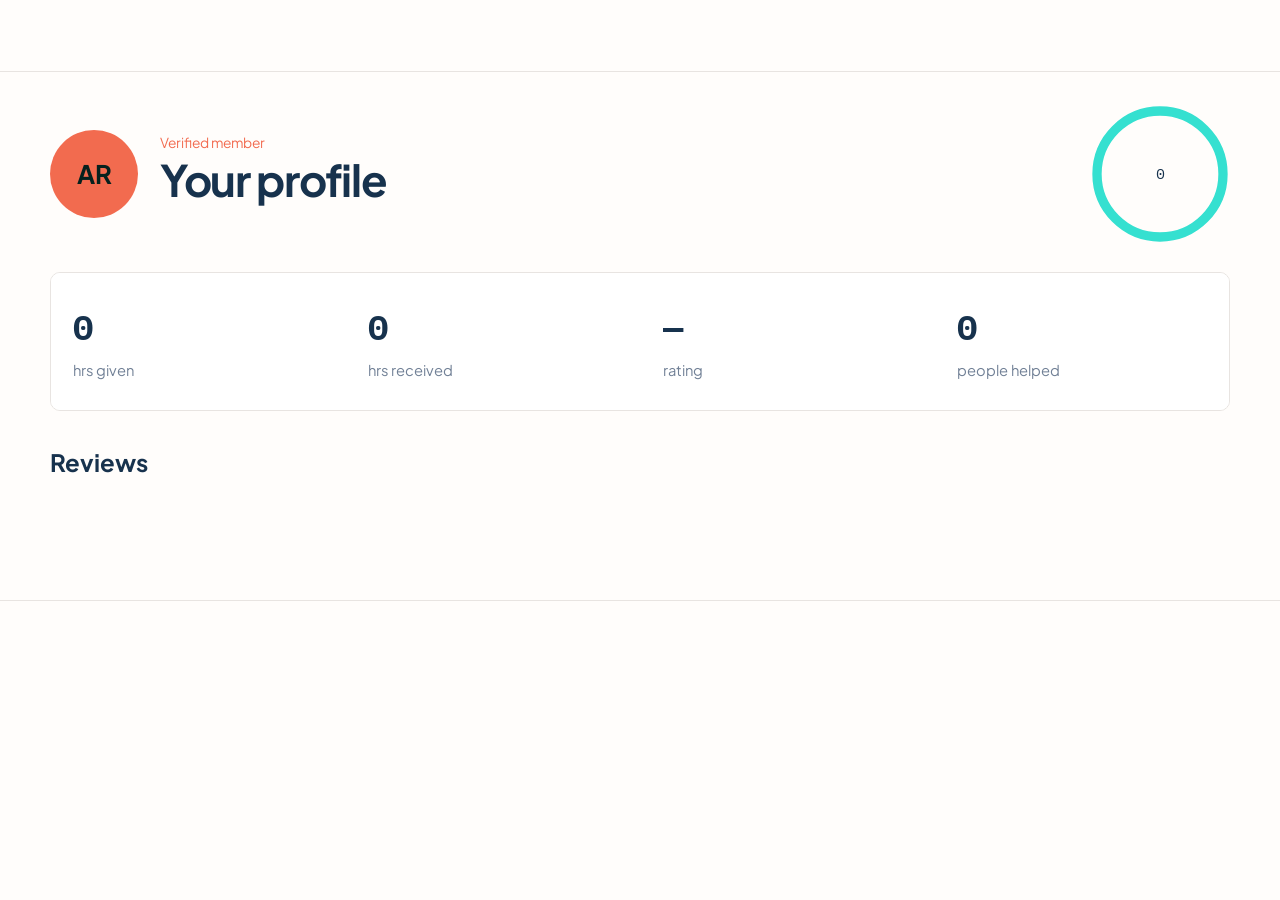
<file: profile.html>
<!DOCTYPE html>
<html lang="en">
<head>
  <meta charset="UTF-8">
  <meta name="viewport" content="width=device-width, initial-scale=1">
  <title>Profile — TimeBank</title>
  <link rel="icon" href="assets/icons/logo.svg" type="image/svg+xml">
  <link rel="preconnect" href="https://fonts.googleapis.com">
  <link rel="preconnect" href="https://fonts.gstatic.com" crossorigin>
  <link href="https://fonts.googleapis.com/css2?family=IBM+Plex+Mono:wght@500;600&family=Plus+Jakarta+Sans:wght@400;500;600;700;800&display=swap" rel="stylesheet">
  <link rel="stylesheet" href="css/variables.css">
  <link rel="stylesheet" href="css/global.css">
  <link rel="stylesheet" href="css/components.css">
  <link rel="stylesheet" href="css/animations.css">
  <link rel="stylesheet" href="css/responsive.css">
</head>
<body class="page-shell" data-page="profile">
  <header class="navbar" data-nav></header>
  <div class="mobile-menu" data-mobile-menu></div>
  <main class="section" style="padding-top:32px;">
    <div class="container">
      <div class="profile-hero">
        <div class="avatar" data-profile-avatar>AR</div>
        <div>
          <p class="verified" data-verified>Verified member</p>
          <h1 class="section-title" data-profile-name>Your profile</h1>
          <p class="muted" data-profile-meta></p>
          <p style="margin-top:12px;max-width:60ch;" data-profile-bio></p>
          <div style="margin-top:14px;" data-skills></div>
        </div>
        <div class="match-ring" style="width:140px;height:140px;justify-self:end;">
          <svg viewBox="0 0 120 120" aria-hidden="true">
            <circle cx="60" cy="60" r="54" fill="none" stroke="rgba(255,255,255,.08)" stroke-width="8"></circle>
            <circle data-rep-ring cx="60" cy="60" r="54" fill="none" stroke="#35E0D0" stroke-width="8" stroke-linecap="round"></circle>
          </svg>
          <div class="center"><span data-rep-label>0</span></div>
        </div>
      </div>
      <div class="stats-row" style="margin-top:28px;">
        <div class="stat-cell"><div class="num" data-given>0</div><span>hrs given</span></div>
        <div class="stat-cell"><div class="num" data-received>0</div><span>hrs received</span></div>
        <div class="stat-cell"><div class="num" data-rating>—</div><span>rating</span></div>
        <div class="stat-cell"><div class="num" data-helped>0</div><span>people helped</span></div>
      </div>
      <h2 style="margin:32px 0 16px;">Reviews</h2>
      <div class="cards-grid" data-reviews></div>
    </div>
  </main>
  <footer class="app-footer" data-footer></footer>
  <div class="toast-stack" data-toast-root></div>
  <div class="modal-root" data-modal-root></div>
  <script src="js/runtime-config.js"></script>
  <script type="module" src="js/profile.js?v=2"></script>
</body>
</html>
</file>
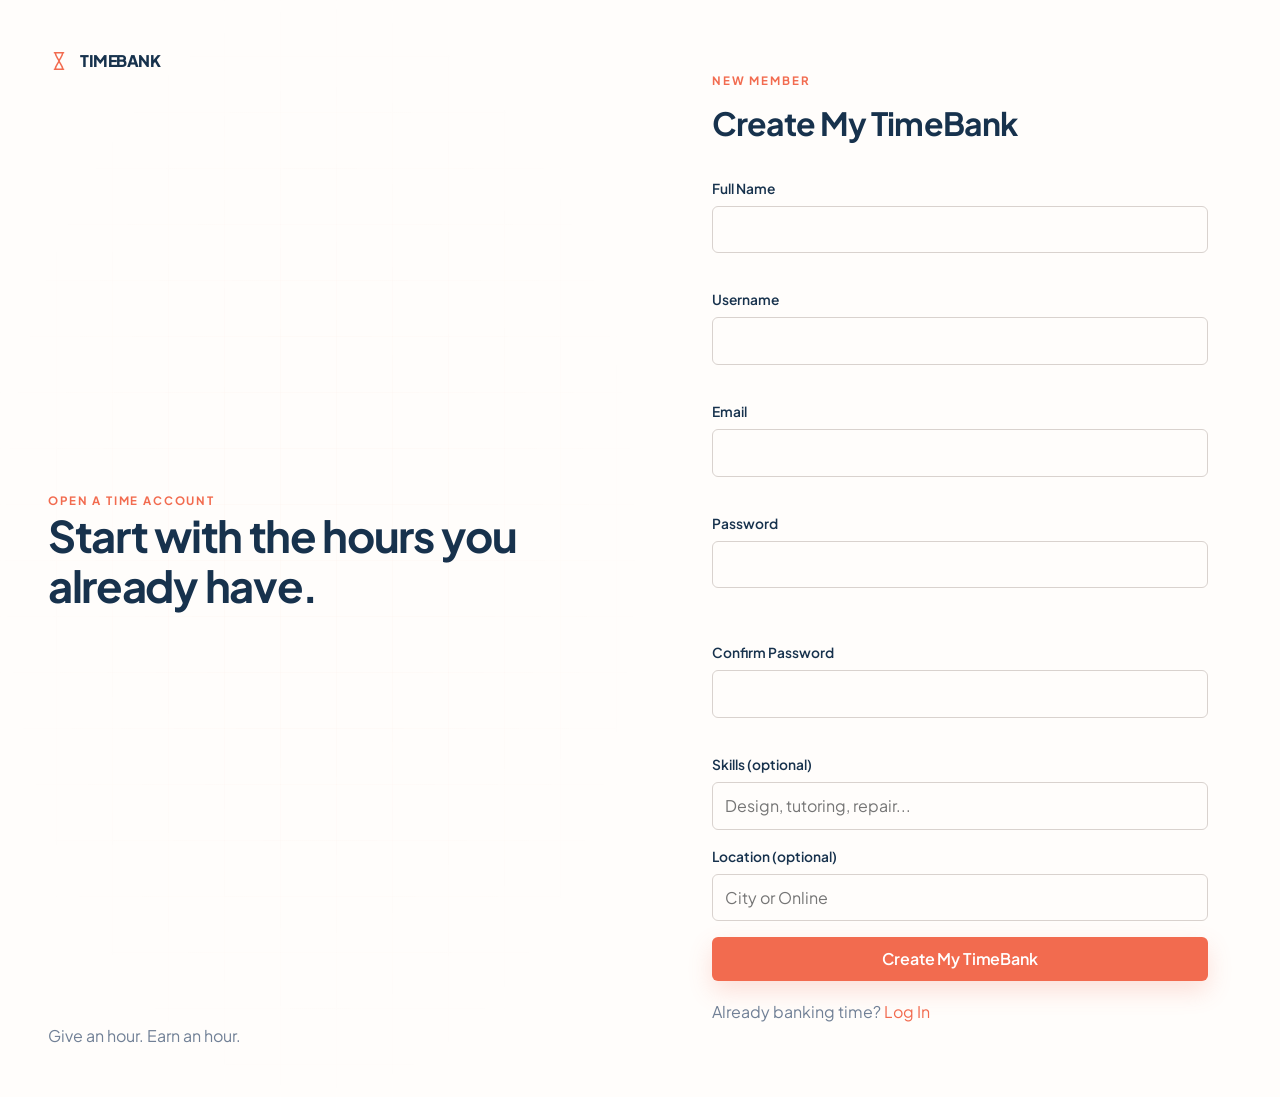
<file: register.html>
<!DOCTYPE html>
<html lang="en">
<head>
  <meta charset="UTF-8">
  <meta name="viewport" content="width=device-width, initial-scale=1">
  <title>Create account — TimeBank</title>
  <link rel="icon" href="assets/icons/logo.svg" type="image/svg+xml">
  <link rel="preconnect" href="https://fonts.googleapis.com">
  <link rel="preconnect" href="https://fonts.gstatic.com" crossorigin>
  <link href="https://fonts.googleapis.com/css2?family=IBM+Plex+Mono:wght@500;600&family=Plus+Jakarta+Sans:wght@400;500;600;700;800&display=swap" rel="stylesheet">
  <link rel="stylesheet" href="css/variables.css">
  <link rel="stylesheet" href="css/global.css">
  <link rel="stylesheet" href="css/components.css">
  <link rel="stylesheet" href="css/animations.css">
  <link rel="stylesheet" href="css/responsive.css">
</head>
<body class="page-shell" data-page="register">
  <div class="auth-layout">
    <section class="auth-visual grid-bg">
      <a class="logo" href="index.html">
        <svg width="22" height="22" viewBox="0 0 24 24" fill="none" aria-hidden="true"><path d="M7 3h10M8 3c0 4 3 6 4 9-1 3-4 5-4 9M16 3c0 4-3 6-4 9 1 3 4 5 4 9M7 21h10" stroke="currentColor" stroke-width="1.7" stroke-linecap="round"/></svg>
        TIMEBANK
      </a>
      <div>
        <p class="eyebrow">Open a time account</p>
        <h2 class="section-title">Start with the hours you already have.</h2>
      </div>
      <p class="muted">Give an hour. Earn an hour.</p>
    </section>
    <section class="auth-panel">
      <p class="eyebrow">New member</p>
      <h1>Create My TimeBank</h1>
      <form data-register-form novalidate>
        <div class="form-field">
          <label for="fullName">Full Name</label>
          <input id="fullName" name="fullName" required>
          <span class="field-error" data-error="fullName"></span>
        </div>
        <div class="form-field">
          <label for="username">Username</label>
          <input id="username" name="username" required>
          <span class="field-error" data-error="username"></span>
        </div>
        <div class="form-field">
          <label for="email">Email</label>
          <input id="email" name="email" type="email" required>
          <span class="field-error" data-error="email"></span>
        </div>
        <div class="form-field">
          <label for="password">Password</label>
          <input id="password" name="password" type="password" required>
          <div class="strength" data-strength><span></span></div>
          <span class="field-error" data-error="password"></span>
        </div>
        <div class="form-field">
          <label for="confirm">Confirm Password</label>
          <input id="confirm" name="confirm" type="password" required>
          <span class="field-error" data-error="confirm"></span>
        </div>
        <div class="form-field">
          <label for="skills">Skills (optional)</label>
          <input id="skills" name="skills" placeholder="Design, tutoring, repair...">
        </div>
        <div class="form-field">
          <label for="location">Location (optional)</label>
          <input id="location" name="location" placeholder="City or Online">
        </div>
        <button class="btn btn-primary btn-block" type="submit">Create My TimeBank</button>
      </form>
      <p class="muted" style="margin-top:18px;">Already banking time? <a href="login.html" style="color:var(--color-primary);">Log In</a></p>
    </section>
  </div>
  <div class="toast-stack" data-toast-root></div>
  <div class="modal-root" data-modal-root></div>
  <script src="js/runtime-config.js"></script>
  <script type="module" src="js/auth.js"></script>
</body>
</html>
</file>
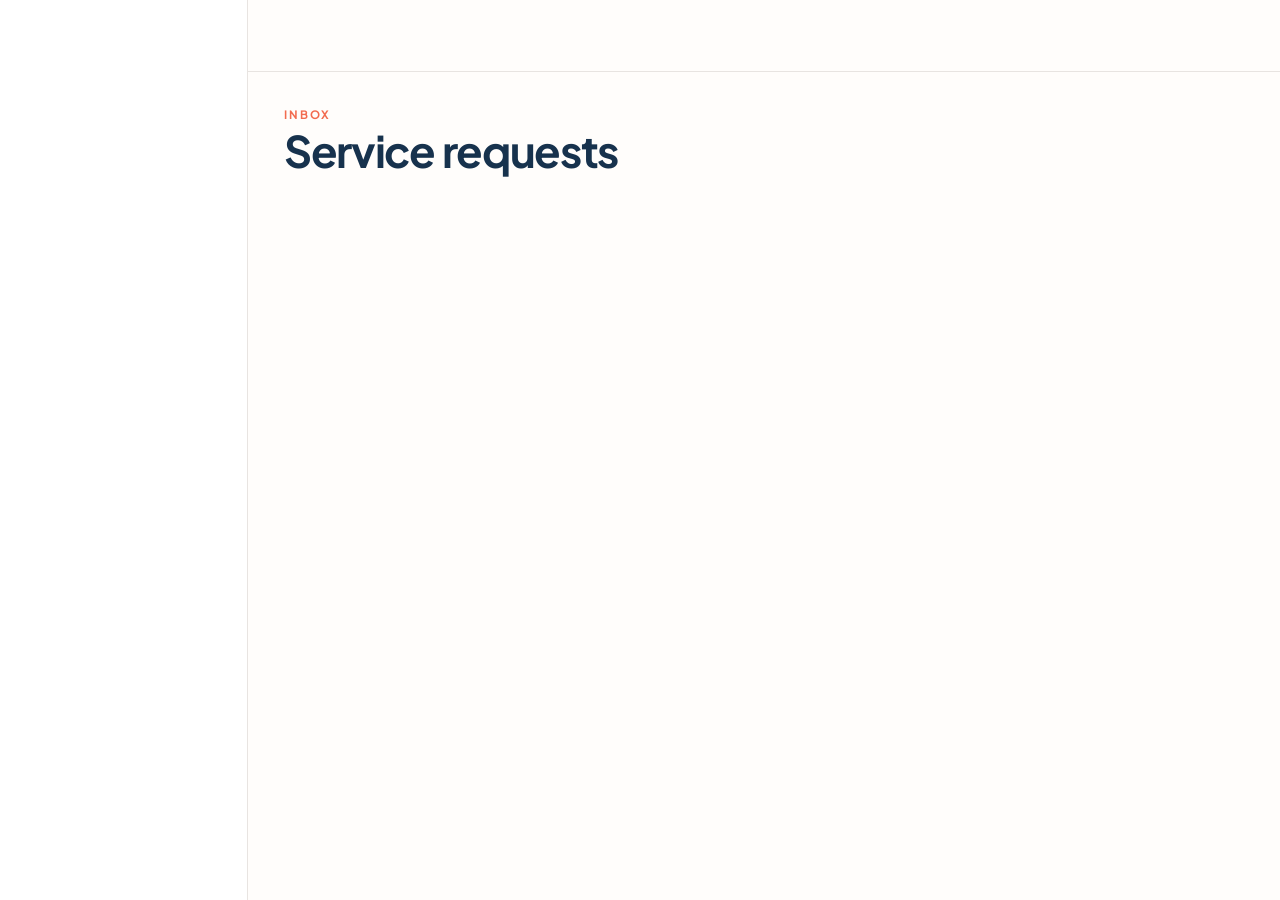
<file: requests.html>
<!DOCTYPE html>
<html lang="en">
<head>
  <meta charset="UTF-8">
  <meta name="viewport" content="width=device-width, initial-scale=1">
  <title>Requests — TimeBank</title>
  <link rel="icon" href="assets/icons/logo.svg" type="image/svg+xml">
  <link rel="preconnect" href="https://fonts.googleapis.com">
  <link rel="preconnect" href="https://fonts.gstatic.com" crossorigin>
  <link href="https://fonts.googleapis.com/css2?family=IBM+Plex+Mono:wght@500;600&family=Plus+Jakarta+Sans:wght@400;500;600;700;800&display=swap" rel="stylesheet">
  <link rel="stylesheet" href="css/variables.css">
  <link rel="stylesheet" href="css/global.css">
  <link rel="stylesheet" href="css/components.css">
  <link rel="stylesheet" href="css/animations.css">
  <link rel="stylesheet" href="css/responsive.css">
</head>
<body class="page-shell" data-page="requests">
  <div class="app-layout">
    <aside class="sidebar" data-sidebar></aside>
    <div>
      <header class="navbar" data-nav></header>
      <main class="app-main">
        <p class="eyebrow">Inbox</p>
        <h1 class="section-title">Service requests</h1>
        <div class="cards-grid" data-requests style="margin-top:22px;"></div>
      </main>
    </div>
  </div>
  <nav class="bottom-nav" data-bottom-nav></nav>
  <div class="mobile-menu" data-mobile-menu></div>
  <div class="toast-stack" data-toast-root></div>
  <div class="modal-root" data-modal-root></div>
  <script src="js/runtime-config.js"></script>
  <script type="module" src="js/requests.js"></script>
</body>
</html>
</file>
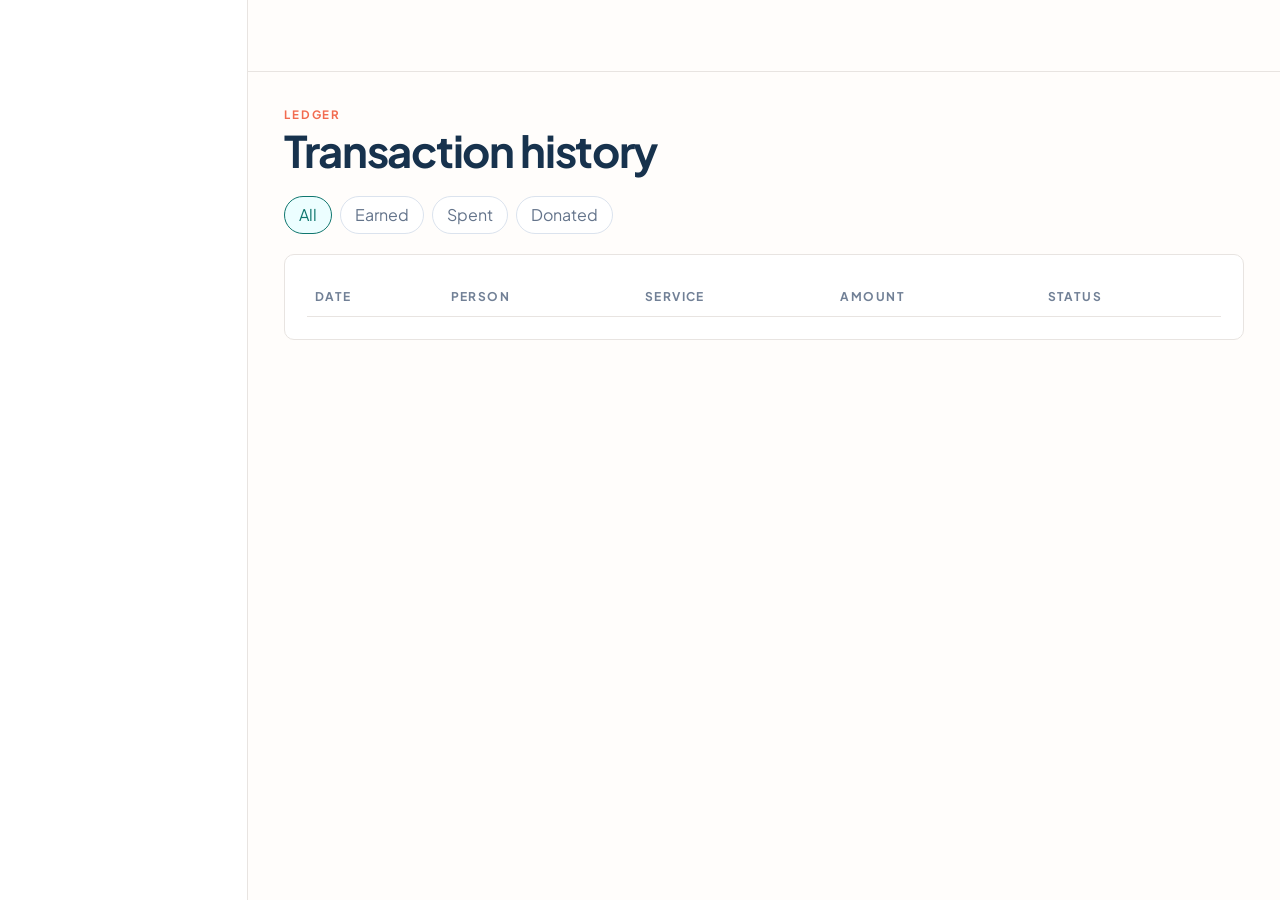
<file: transactions.html>
<!DOCTYPE html>
<html lang="en">
<head>
  <meta charset="UTF-8">
  <meta name="viewport" content="width=device-width, initial-scale=1">
  <title>Transactions — TimeBank</title>
  <link rel="icon" href="assets/icons/logo.svg" type="image/svg+xml">
  <link rel="preconnect" href="https://fonts.googleapis.com">
  <link rel="preconnect" href="https://fonts.gstatic.com" crossorigin>
  <link href="https://fonts.googleapis.com/css2?family=IBM+Plex+Mono:wght@500;600&family=Plus+Jakarta+Sans:wght@400;500;600;700;800&display=swap" rel="stylesheet">
  <link rel="stylesheet" href="css/variables.css">
  <link rel="stylesheet" href="css/global.css">
  <link rel="stylesheet" href="css/components.css">
  <link rel="stylesheet" href="css/animations.css">
  <link rel="stylesheet" href="css/responsive.css">
</head>
<body class="page-shell" data-page="transactions">
  <div class="app-layout">
    <aside class="sidebar" data-sidebar></aside>
    <div>
      <header class="navbar" data-nav></header>
      <main class="app-main">
        <p class="eyebrow">Ledger</p>
        <h1 class="section-title">Transaction history</h1>
        <div class="filters" data-tx-filters style="margin:20px 0;">
          <button class="filter-chip is-active" type="button" data-filter="All">All</button>
          <button class="filter-chip" type="button" data-filter="Earned">Earned</button>
          <button class="filter-chip" type="button" data-filter="Spent">Spent</button>
          <button class="filter-chip" type="button" data-filter="Donated">Donated</button>
        </div>
        <div class="dark-card">
          <table class="tx-table">
            <thead>
              <tr><th>Date</th><th>Person</th><th>Service</th><th>Amount</th><th>Status</th></tr>
            </thead>
            <tbody data-tx-body></tbody>
          </table>
          <div class="mobile-tx" data-tx-mobile></div>
        </div>
      </main>
    </div>
  </div>
  <nav class="bottom-nav" data-bottom-nav></nav>
  <div class="mobile-menu" data-mobile-menu></div>
  <div class="toast-stack" data-toast-root></div>
  <div class="modal-root" data-modal-root></div>
  <script src="js/runtime-config.js"></script>
  <script type="module" src="js/transactions.js"></script>
</body>
</html>
</file>
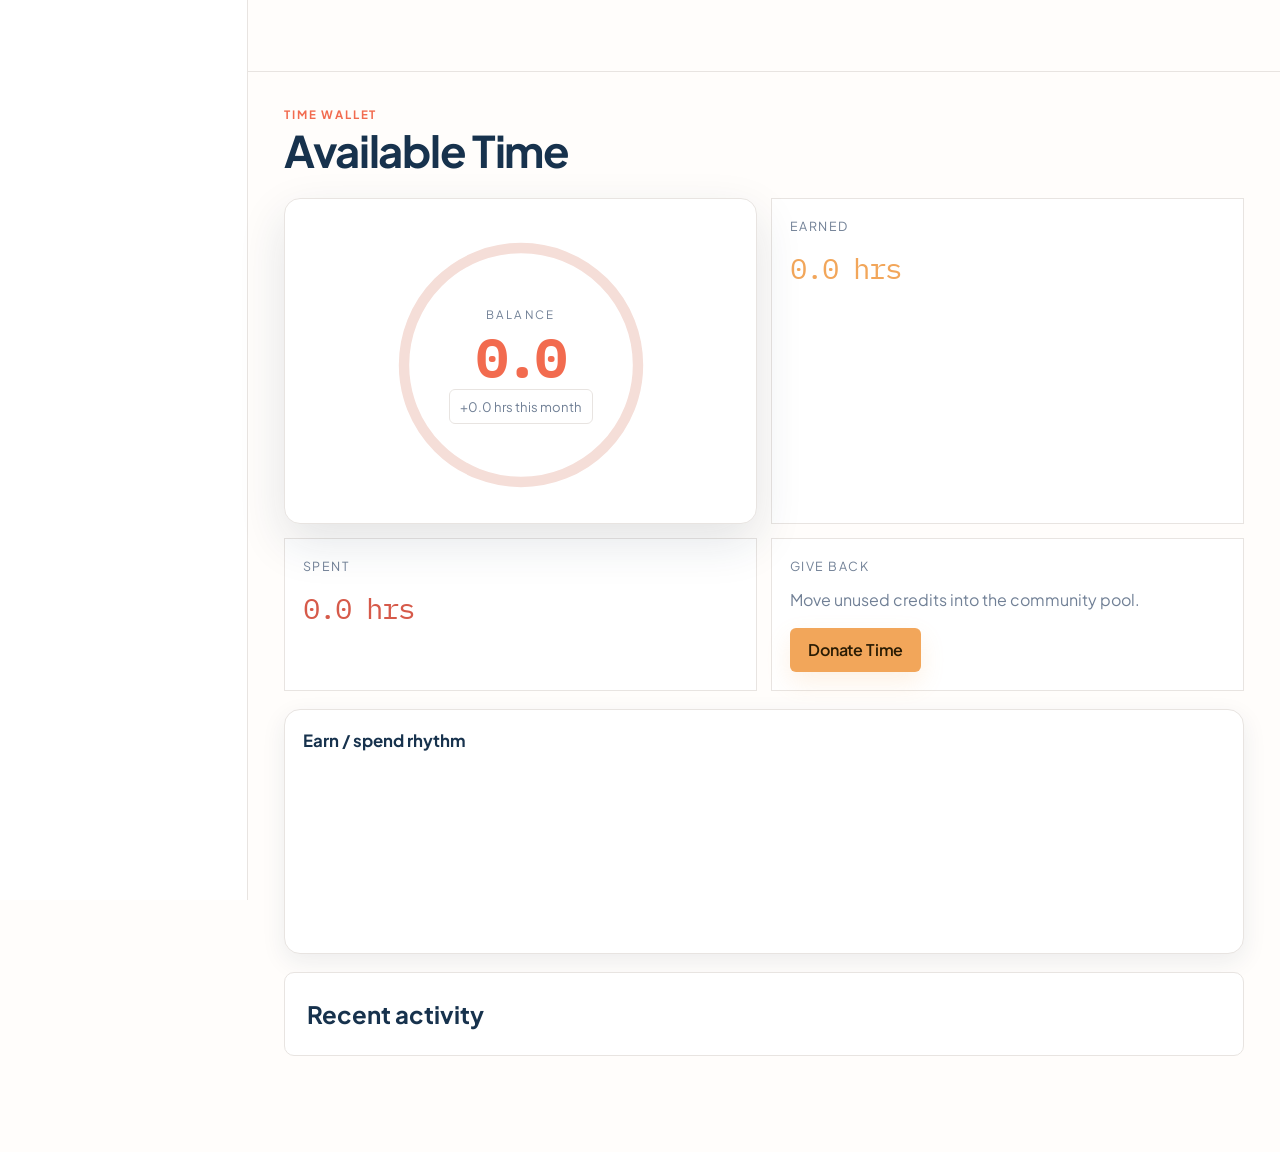
<file: wallet.html>
<!DOCTYPE html>
<html lang="en">
<head>
  <meta charset="UTF-8">
  <meta name="viewport" content="width=device-width, initial-scale=1">
  <title>Time Wallet — TimeBank</title>
  <link rel="icon" href="assets/icons/logo.svg" type="image/svg+xml">
  <link rel="preconnect" href="https://fonts.googleapis.com">
  <link rel="preconnect" href="https://fonts.gstatic.com" crossorigin>
  <link href="https://fonts.googleapis.com/css2?family=IBM+Plex+Mono:wght@500;600&family=Plus+Jakarta+Sans:wght@400;500;600;700;800&display=swap" rel="stylesheet">
  <link rel="stylesheet" href="css/variables.css">
  <link rel="stylesheet" href="css/global.css">
  <link rel="stylesheet" href="css/components.css">
  <link rel="stylesheet" href="css/animations.css">
  <link rel="stylesheet" href="css/responsive.css">
</head>
<body class="page-shell" data-page="wallet">
  <div class="app-layout">
    <aside class="sidebar" data-sidebar></aside>
    <div>
      <header class="navbar" data-nav></header>
      <main class="app-main">
        <p class="eyebrow">Time Wallet</p>
        <h1 class="section-title">Available Time</h1>
        <div class="kpi-grid" style="margin-top:22px;">
          <article class="wallet-card">
            <div class="wallet-ring">
              <svg viewBox="0 0 200 200" aria-hidden="true">
                <circle class="track" cx="100" cy="100" r="90"></circle>
                <circle class="progress" data-wallet-ring cx="100" cy="100" r="90" stroke-dasharray="565.48" stroke-dashoffset="565.48"></circle>
              </svg>
              <div class="wallet-center">
                <div class="label">Balance</div>
                <div class="value num" data-wallet-balance>0.0</div>
                <div class="chip" data-wallet-month>+0.0 hrs this month</div>
              </div>
            </div>
          </article>
          <article class="kpi"><div class="label">Earned</div><div class="value num" data-wallet-earned>0.0 hrs</div></article>
          <article class="kpi"><div class="label">Spent</div><div class="value num" style="color:var(--color-spend);" data-wallet-spent>0.0 hrs</div></article>
          <article class="kpi">
            <div class="label">Give back</div>
            <p class="muted" style="margin:10px 0 16px;">Move unused credits into the community pool.</p>
            <button class="btn btn-gold" type="button" data-donate>Donate Time</button>
          </article>
        </div>
        <article class="chart-box" style="margin-top:18px;">
          <h2>Earn / spend rhythm</h2>
          <canvas data-earn-chart></canvas>
        </article>
        <article class="dark-card" style="margin-top:18px;">
          <h2>Recent activity</h2>
          <div data-wallet-tx></div>
        </article>
      </main>
    </div>
  </div>
  <nav class="bottom-nav" data-bottom-nav></nav>
  <div class="mobile-menu" data-mobile-menu></div>
  <div class="toast-stack" data-toast-root></div>
  <div class="modal-root" data-modal-root></div>
  <script src="js/runtime-config.js"></script>
  <script type="module" src="js/wallet.js"></script>
</body>
</html>
</file>
<file: css/variables.css>
:root {
  --color-bg: #fffdfb;
  --color-bg-elevated: #ffffff;
  --color-bg-soft: #fff1eb;
  --color-primary: #f26b4f;
  --color-primary-dim: rgba(242, 107, 79, 0.14);
  --color-secondary: #17324d;
  --color-secondary-dim: rgba(23, 50, 77, 0.1);
  --color-gold: #f2a65a;
  --color-gold-dim: rgba(242, 166, 90, 0.16);
  --color-surface: #fff5f0;
  --color-surface-card: #ffffff;
  --color-text: #17324d;
  --color-text-muted: #718096;
  --color-text-dark: #17324d;
  --color-text-dark-muted: #64748b;
  --color-border: #e8e4e1;
  --color-border-strong: #d9d2ce;
  --color-danger: #f07167;
  --color-danger-dim: rgba(240, 113, 103, 0.14);
  --color-success: #3a9d76;
  --color-spend: #d65a4a;

  --font-sans: "Plus Jakarta Sans", "Segoe UI", sans-serif;
  --font-mono: "IBM Plex Mono", "SFMono-Regular", ui-monospace, monospace;

  --space-1: 0.25rem;
  --space-2: 0.5rem;
  --space-3: 0.75rem;
  --space-4: 1rem;
  --space-5: 1.25rem;
  --space-6: 1.5rem;
  --space-8: 2rem;
  --space-10: 2.5rem;
  --space-12: 3rem;
  --space-16: 4rem;
  --space-20: 5rem;
  --space-24: 6rem;

  --radius-sm: 6px;
  --radius-md: 10px;
  --radius-lg: 16px;
  --radius-full: 999px;

  --shadow-sm: 0 8px 24px rgba(23, 50, 77, 0.08);
  --shadow-md: 0 18px 48px rgba(23, 50, 77, 0.12);
  --shadow-glow: 0 10px 24px rgba(242, 107, 79, 0.2);
  --shadow-gold: 0 10px 24px rgba(242, 166, 90, 0.16);

  --nav-h: 72px;
  --container: 1180px;
  --sidebar-w: 248px;
  --ease: cubic-bezier(0.22, 1, 0.36, 1);
  --duration: 220ms;

  --focus: 0 0 0 2px var(--color-bg), 0 0 0 4px var(--color-primary);
}

[data-theme="light"] {
  --page-fg: var(--color-text-dark);
}

@media (prefers-reduced-motion: reduce) {
  :root {
    --duration: 1ms;
  }
}
</file>
<file: css/global.css>
*,
*::before,
*::after {
  box-sizing: border-box;
}

html {
  scroll-behavior: smooth;
}

html,
body {
  margin: 0;
  padding: 0;
  min-height: 100%;
}

body {
  font-family: var(--font-sans);
  font-size: 16px;
  line-height: 1.6;
  color: var(--color-text);
  background: var(--color-bg);
  -webkit-font-smoothing: antialiased;
}

img,
svg {
  display: block;
  max-width: 100%;
}

button,
input,
select,
textarea {
  font: inherit;
  color: inherit;
}

a {
  color: inherit;
  text-decoration: none;
}

button {
  cursor: pointer;
  border: 0;
  background: none;
}

h1,
h2,
h3,
h4,
p {
  margin: 0;
}

:focus-visible {
  outline: none;
  box-shadow: var(--focus);
}

.skip-link {
  position: absolute;
  left: 16px;
  top: -40px;
  z-index: 80;
  padding: 8px 12px;
  background: var(--color-primary);
  color: var(--color-bg);
  font-weight: 600;
}

.skip-link:focus {
  top: 12px;
}

.container {
  width: min(calc(100% - 40px), var(--container));
  margin-inline: auto;
}

.page-shell {
  min-height: 100vh;
  background:
    radial-gradient(900px 480px at 12% -10%, rgba(53, 224, 208, 0.08), transparent 55%),
    radial-gradient(700px 420px at 92% 8%, rgba(139, 124, 255, 0.08), transparent 50%),
    var(--color-bg);
}

.grid-bg {
  position: relative;
}

.grid-bg::before {
  content: "";
  pointer-events: none;
  position: absolute;
  inset: 0;
  background-image:
    linear-gradient(rgba(248, 250, 252, 0.035) 1px, transparent 1px),
    linear-gradient(90deg, rgba(248, 250, 252, 0.035) 1px, transparent 1px);
  background-size: 56px 56px;
  mask-image: radial-gradient(ellipse at center, black 28%, transparent 78%);
}

.eyebrow {
  display: inline-flex;
  align-items: center;
  gap: 8px;
  letter-spacing: 0.16em;
  text-transform: uppercase;
  font-size: 0.72rem;
  font-weight: 700;
  color: var(--color-primary);
}

.section {
  padding: clamp(4rem, 8vw, 7rem) 0;
  position: relative;
}

.section-light {
  background: var(--color-surface);
  color: var(--color-text-dark);
}

.section-light .eyebrow {
  color: #0f766e;
}

.section-kicker {
  color: var(--color-text-muted);
  margin-top: 12px;
  max-width: 52ch;
}

.section-light .section-kicker {
  color: var(--color-text-dark-muted);
}

.display {
  font-size: clamp(2.4rem, 5vw, 4.6rem);
  line-height: 1.05;
  letter-spacing: -0.04em;
  font-weight: 800;
}

.display em {
  font-style: normal;
  color: var(--color-primary);
}

.section-title {
  font-size: clamp(1.8rem, 3.4vw, 2.8rem);
  letter-spacing: -0.03em;
  font-weight: 700;
  line-height: 1.15;
}

.num {
  font-family: var(--font-mono);
  font-variant-numeric: tabular-nums;
  letter-spacing: -0.04em;
}

.muted {
  color: var(--color-text-muted);
}

.sr-only {
  position: absolute;
  width: 1px;
  height: 1px;
  padding: 0;
  margin: -1px;
  overflow: hidden;
  clip: rect(0, 0, 0, 0);
  border: 0;
}

.app-footer {
  border-top: 1px solid var(--color-border);
  padding: 48px 0 28px;
}

.footer-grid {
  display: grid;
  grid-template-columns: 1.4fr 1fr 1fr 1fr;
  gap: 32px;
}

.footer-brand p {
  margin-top: 12px;
  color: var(--color-text-muted);
  max-width: 36ch;
}

.footer-col h3 {
  font-size: 0.78rem;
  letter-spacing: 0.14em;
  text-transform: uppercase;
  color: var(--color-text-muted);
  margin-bottom: 14px;
}

.footer-col a {
  display: block;
  padding: 4px 0;
  color: var(--color-text-muted);
}

.footer-col a:hover {
  color: var(--color-primary);
}

.footer-bottom {
  display: flex;
  justify-content: space-between;
  gap: 16px;
  margin-top: 36px;
  padding-top: 18px;
  border-top: 1px solid var(--color-border);
  color: var(--color-text-muted);
  font-size: 0.9rem;
}

.hidden {
  display: none !important;
}

body.is-locked {
  overflow: hidden;
}

@media (prefers-reduced-motion: reduce) {
  html {
    scroll-behavior: auto;
  }

  *,
  *::before,
  *::after {
    animation-duration: 0.01ms !important;
    animation-iteration-count: 1 !important;
    transition-duration: 0.01ms !important;
  }
}
</file>
<file: css/components.css>
.btn {
  display: inline-flex;
  align-items: center;
  justify-content: center;
  gap: 8px;
  min-height: 44px;
  padding: 0 18px;
  border-radius: var(--radius-sm);
  font-weight: 600;
  letter-spacing: -0.01em;
  transition: transform var(--duration) var(--ease), box-shadow var(--duration) var(--ease), background var(--duration) var(--ease), color var(--duration) var(--ease), opacity var(--duration);
}

.btn:hover:not(:disabled) {
  transform: translateY(-2px);
}

.btn:active:not(:disabled) {
  transform: translateY(1px) scale(0.985);
}

.btn:disabled {
  opacity: 0.45;
  cursor: not-allowed;
}

.btn-primary {
  background: var(--color-primary);
  color: #06211e;
  box-shadow: var(--shadow-glow);
}

.btn-primary:hover:not(:disabled) {
  box-shadow: 0 0 0 1px rgba(53, 224, 208, 0.4), 0 12px 32px rgba(53, 224, 208, 0.28);
}

.btn-ghost {
  border: 1px solid var(--color-border-strong);
  color: var(--color-text);
  background: rgba(255, 255, 255, 0.02);
}

.btn-ghost:hover:not(:disabled) {
  border-color: rgba(53, 224, 208, 0.4);
}

.btn-gold {
  background: var(--color-gold);
  color: #2a1c04;
  box-shadow: var(--shadow-gold);
}

.btn-danger {
  background: var(--color-danger-dim);
  color: #fecaca;
  border: 1px solid rgba(240, 113, 103, 0.3);
}

.btn-block {
  width: 100%;
}

.icon-btn {
  width: 40px;
  height: 40px;
  display: grid;
  place-items: center;
  border-radius: var(--radius-sm);
  border: 1px solid var(--color-border);
  color: var(--color-text);
}

.icon-btn:hover {
  border-color: var(--color-primary);
  color: var(--color-primary);
}

.navbar {
  position: sticky;
  top: 0;
  z-index: 40;
  height: var(--nav-h);
  display: flex;
  align-items: center;
  background: rgba(8, 17, 31, 0.86);
  border-bottom: 1px solid transparent;
  transition: background 240ms var(--ease), border-color 240ms var(--ease), backdrop-filter 240ms;
}

.navbar.is-scrolled {
  background: rgba(8, 17, 31, 0.72);
  border-bottom-color: var(--color-border);
  backdrop-filter: blur(16px);
}

.nav-inner {
  width: min(calc(100% - 32px), var(--container));
  margin-inline: auto;
  display: flex;
  align-items: center;
  justify-content: space-between;
  gap: 24px;
}

.logo {
  display: flex;
  align-items: center;
  gap: 10px;
  font-weight: 800;
  letter-spacing: 0.14em;
  font-size: 0.86rem;
}

.logo svg {
  color: var(--color-primary);
}

.nav-links {
  display: flex;
  gap: 22px;
  color: var(--color-text-muted);
  font-weight: 550;
}

.nav-links a:hover,
.nav-links a.is-active {
  color: var(--color-text);
}

.nav-actions {
  display: flex;
  align-items: center;
  gap: 10px;
}

.hamburger {
  display: none;
  width: 42px;
  height: 42px;
  place-items: center;
  border: 1px solid var(--color-border);
  border-radius: var(--radius-sm);
}

.hamburger span,
.hamburger span::before,
.hamburger span::after {
  display: block;
  width: 16px;
  height: 1.5px;
  background: var(--color-text);
  position: relative;
  transition: transform 200ms var(--ease);
}

.hamburger span::before,
.hamburger span::after {
  content: "";
  position: absolute;
  left: 0;
}

.hamburger span::before { top: -5px; }
.hamburger span::after { top: 5px; }

.hamburger.is-open span {
  background: transparent;
}

.hamburger.is-open span::before {
  top: 0;
  transform: rotate(45deg);
}

.hamburger.is-open span::after {
  top: 0;
  transform: rotate(-45deg);
}

.mobile-menu {
  display: none;
  position: fixed;
  inset: var(--nav-h) 0 0 0;
  background: rgba(8, 17, 31, 0.96);
  padding: 24px;
  z-index: 39;
  overflow-y: auto;
  overscroll-behavior: contain;
}

.mobile-menu.is-open {
  display: grid;
  align-content: start;
  gap: 16px;
}

.mobile-menu a {
  font-size: 1.15rem;
  padding: 10px 0;
  border-bottom: 1px solid var(--color-border);
}

.hero {
  position: relative;
  overflow: hidden;
  padding: clamp(3rem, 8vw, 6.5rem) 0 4rem;
}

.hero .display {
  max-width: 8.5ch;
  text-wrap: balance;
}

.hero-grid {
  display: grid;
  grid-template-columns: 1.05fr 0.95fr;
  gap: clamp(32px, 6vw, 72px);
  align-items: center;
}

.hero p.lead {
  margin: 22px 0 32px;
  color: var(--color-text-muted);
  font-size: 1.12rem;
  max-width: 46ch;
}

.hero-actions {
  display: flex;
  flex-wrap: wrap;
  gap: 12px;
}

.wallet-visual {
  position: relative;
  min-height: 420px;
}

.exchange-feed {
  position: absolute;
  z-index: 3;
  left: -34px;
  right: 34px;
  bottom: -42px;
  padding: 16px;
  background: rgba(7, 16, 28, 0.9);
  border: 1px solid var(--color-border-strong);
  border-radius: var(--radius-md);
  box-shadow: var(--shadow-md);
  backdrop-filter: blur(14px);
}

.feed-heading,
.ledger-row {
  display: flex;
  align-items: center;
}

.feed-heading {
  justify-content: space-between;
  color: var(--color-text-muted);
  font-size: 0.72rem;
  letter-spacing: 0.12em;
  text-transform: uppercase;
}

.live-dot {
  color: var(--color-primary);
  letter-spacing: 0;
  text-transform: none;
}

.live-dot::before {
  content: "";
  display: inline-block;
  width: 6px;
  height: 6px;
  margin: 0 6px 1px 0;
  border-radius: 50%;
  background: var(--color-primary);
  box-shadow: 0 0 0 4px var(--color-primary-dim);
}

.ledger-row {
  gap: 10px;
  margin-top: 12px;
  padding-top: 12px;
  border-top: 1px solid var(--color-border);
}

.ledger-row > div { flex: 1; min-width: 0; }
.ledger-row strong,
.ledger-row small { display: block; }
.ledger-row strong { font-size: 0.82rem; }
.ledger-row small { color: var(--color-text-muted); font-size: 0.72rem; }
.ledger-row b { color: var(--color-primary); font: 600 0.78rem var(--font-mono); white-space: nowrap; }

.ledger-icon {
  display: grid;
  place-items: center;
  width: 30px;
  height: 30px;
  border-radius: 50%;
  color: #06211e;
  background: var(--color-primary);
  font: 600 0.62rem var(--font-mono);
}

.ledger-icon.gold { color: #2a1c04; background: var(--color-gold); }
.ledger-icon.violet { color: #fff; background: var(--color-secondary); }

.category-rail {
  display: flex;
  align-items: center;
  gap: 10px;
  flex-wrap: wrap;
  margin-top: 18px;
  color: var(--color-text-muted);
  font-size: 0.82rem;
}

.category-rail[data-observe] {
  opacity: 0;
  transform: translateY(10px);
  transition: opacity 600ms var(--ease), transform 600ms var(--ease);
}

.category-rail[data-observe].is-visible {
  opacity: 1;
  transform: none;
}

.category-rail > span:not(.rail-label) {
  padding: 5px 10px;
  border: 1px solid var(--color-border);
  border-radius: var(--radius-full);
}

.rail-label { color: var(--color-gold); font: 600 0.72rem var(--font-mono); text-transform: uppercase; letter-spacing: 0.08em; }

.trust-section { background: linear-gradient(115deg, #0b1728, #0e1c31); }
.trust-grid { display: grid; grid-template-columns: 0.85fr 1.15fr; gap: clamp(32px, 8vw, 110px); align-items: start; }
.trust-points { display: grid; gap: 18px; }
.trust-points article { display: grid; grid-template-columns: 46px 1fr; gap: 14px; padding: 18px 0; border-top: 1px solid var(--color-border); }
.point-number { color: var(--color-gold); font: 600 0.78rem var(--font-mono); }
.trust-points h3 { margin-bottom: 4px; font-size: 1.05rem; }
.trust-points p { font-size: 0.9rem; }

.final-cta { padding-top: 2rem; }
.cta-panel { display: flex; align-items: center; justify-content: space-between; gap: 28px; padding: clamp(28px, 5vw, 48px); border: 1px solid rgba(53, 224, 208, 0.22); background: linear-gradient(110deg, rgba(53, 224, 208, 0.1), rgba(139, 124, 255, 0.08)); box-shadow: var(--shadow-md); }

.wallet-card {
  position: relative;
  background: linear-gradient(180deg, rgba(18, 32, 56, 0.92), rgba(13, 24, 41, 0.96));
  border: 1px solid var(--color-border-strong);
  border-radius: var(--radius-lg);
  padding: 28px;
  box-shadow: var(--shadow-md);
  overflow: hidden;
}

.wallet-ring {
  width: min(100%, 260px);
  margin: 8px auto 0;
  position: relative;
}

.wallet-ring svg {
  width: 100%;
  transform: rotate(-90deg);
}

.wallet-ring .track {
  fill: none;
  stroke: rgba(255, 255, 255, 0.08);
  stroke-width: 8;
}

.wallet-ring .progress {
  fill: none;
  stroke: var(--color-primary);
  stroke-width: 8;
  stroke-linecap: round;
  filter: drop-shadow(0 0 8px rgba(53, 224, 208, 0.55));
  transition: stroke-dashoffset 1.2s var(--ease);
}

.wallet-center {
  position: absolute;
  inset: 0;
  display: grid;
  place-content: center;
  text-align: center;
}

.wallet-center .label {
  font-size: 0.72rem;
  letter-spacing: 0.18em;
  text-transform: uppercase;
  color: var(--color-text-muted);
}

.wallet-center .value {
  font-size: clamp(2.6rem, 5vw, 3.4rem);
  font-weight: 700;
  color: var(--color-gold);
  line-height: 1;
  margin: 6px 0 4px;
}

.chip {
  display: inline-flex;
  align-items: center;
  gap: 6px;
  padding: 6px 10px;
  border-radius: var(--radius-sm);
  background: rgba(255, 255, 255, 0.04);
  border: 1px solid var(--color-border);
  font-size: 0.82rem;
  color: var(--color-text-muted);
}

.float-chip {
  position: absolute;
  z-index: 2;
  background: rgba(13, 24, 41, 0.92);
  border: 1px solid var(--color-border-strong);
  padding: 10px 12px;
  border-radius: var(--radius-md);
  font-size: 0.82rem;
  box-shadow: var(--shadow-sm);
}

.float-chip.a { top: 18px; left: -12px; }
.float-chip.b { right: -8px; top: 46%; }
.float-chip.c { left: 18%; bottom: -10px; }

.stats-row {
  display: grid;
  grid-template-columns: repeat(4, 1fr);
  gap: 1px;
  background: var(--color-border);
  border: 1px solid var(--color-border);
  border-radius: var(--radius-md);
  overflow: hidden;
}

.stat-cell {
  background: var(--color-bg-elevated);
  padding: 28px 22px;
}

.stat-cell .num {
  font-size: clamp(1.6rem, 3vw, 2.1rem);
  font-weight: 700;
  color: var(--color-text);
}

.stat-cell span {
  display: block;
  margin-top: 4px;
  color: var(--color-text-muted);
  font-size: 0.92rem;
}

.timeline {
  display: grid;
  gap: 18px;
  position: relative;
  margin-top: 40px;
}

.timeline::before {
  content: "";
  position: absolute;
  left: 27px;
  top: 12px;
  bottom: 12px;
  width: 1px;
  background: linear-gradient(var(--color-primary), var(--color-secondary));
  transform: scaleY(0);
  transform-origin: top;
  transition: transform 1.1s var(--ease);
}

.timeline.is-visible::before {
  transform: scaleY(1);
}

.step {
  display: grid;
  grid-template-columns: 56px 1fr;
  gap: 18px;
}

.timeline.is-visible .step {
  animation: slide-up 520ms var(--ease) forwards;
}

.timeline.is-visible .step:nth-child(1) { animation-delay: 80ms; }
.timeline.is-visible .step:nth-child(2) { animation-delay: 220ms; }
.timeline.is-visible .step:nth-child(3) { animation-delay: 360ms; }
.timeline.is-visible .step:nth-child(4) { animation-delay: 500ms; }

.step-index {
  width: 54px;
  height: 54px;
  display: grid;
  place-items: center;
  border: 1px solid var(--color-border-strong);
  background: var(--color-bg-elevated);
  color: var(--color-primary);
  font-family: var(--font-mono);
  font-weight: 600;
}

.step h3 {
  font-size: 1.15rem;
  margin-bottom: 4px;
}

.compare {
  display: grid;
  grid-template-columns: 1fr auto 1fr;
  gap: 20px;
  align-items: stretch;
  margin-top: 36px;
}

.compare-card {
  background: var(--color-bg-elevated);
  border: 1px solid var(--color-border);
  padding: 24px;
}

.compare-card.time {
  border-color: rgba(53, 224, 208, 0.28);
}

.compare-card h3 {
  font-size: 0.78rem;
  letter-spacing: 0.16em;
  text-transform: uppercase;
  color: var(--color-text-muted);
  margin-bottom: 16px;
}

.compare-card li {
  list-style: none;
  padding: 10px 0;
  border-top: 1px solid var(--color-border);
  display: flex;
  justify-content: space-between;
}

.compare-card ul {
  margin: 0;
  padding: 0;
}

.compare-vs {
  align-self: center;
  width: 48px;
  height: 48px;
  display: grid;
  place-items: center;
  border-radius: 50%;
  border: 1px solid var(--color-border-strong);
  color: var(--color-gold);
  font-weight: 700;
  font-size: 0.75rem;
}

.surface-card {
  background: var(--color-surface-card);
  color: var(--color-text-dark);
  border: 1px solid #e6ebf2;
  padding: 22px;
  border-radius: var(--radius-md);
  box-shadow: 0 10px 30px rgba(15, 23, 42, 0.04);
  transition: transform var(--duration) var(--ease), box-shadow var(--duration) var(--ease);
}

.surface-card:hover {
  transform: translateY(-4px);
  box-shadow: var(--shadow-sm);
}

.filters {
  display: flex;
  gap: 8px;
  flex-wrap: wrap;
}

.filter-chip {
  min-height: 38px;
  padding: 0 14px;
  border: 1px solid #dbe3ee;
  background: #fff;
  color: var(--color-text-dark-muted);
  border-radius: var(--radius-full);
}

.filter-chip.is-active,
.filter-chip:hover {
  border-color: #0f766e;
  color: #0f766e;
  background: #ecfeff;
}

.search-bar {
  display: flex;
  gap: 10px;
  background: #fff;
  border: 1px solid #dbe3ee;
  padding: 8px 8px 8px 16px;
  border-radius: var(--radius-md);
}

.search-bar input {
  flex: 1;
  border: 0;
  outline: none;
  min-width: 0;
  background: transparent;
  color: var(--color-text-dark);
}

.cards-grid {
  display: grid;
  grid-template-columns: repeat(auto-fill, minmax(280px, 1fr));
  gap: 18px;
}

.person {
  display: flex;
  align-items: center;
  gap: 12px;
}

.avatar {
  width: 44px;
  height: 44px;
  border-radius: 50%;
  display: grid;
  place-items: center;
  font-weight: 700;
  color: #06211e;
  background: var(--color-primary);
  flex-shrink: 0;
}

.avatar.violet { background: var(--color-secondary); color: #fff; }
.avatar.gold { background: var(--color-gold); }

.stars {
  color: var(--color-gold);
  letter-spacing: 1px;
  font-size: 0.82rem;
}

.meta-row {
  display: flex;
  gap: 14px;
  flex-wrap: wrap;
  margin: 12px 0;
  color: var(--color-text-dark-muted);
  font-size: 0.9rem;
}

.dark-card {
  background: var(--color-bg-elevated);
  border: 1px solid var(--color-border);
  padding: 22px;
  border-radius: var(--radius-md);
  transition: transform var(--duration) var(--ease), border-color var(--duration);
}

.dark-card:hover {
  transform: translateY(-4px);
  border-color: rgba(53, 224, 208, 0.28);
}

.match-ring {
  width: 84px;
  height: 84px;
  position: relative;
}

.match-ring svg { width: 100%; transform: rotate(-90deg); }
.match-ring .center {
  position: absolute;
  inset: 0;
  display: grid;
  place-items: center;
  font-family: var(--font-mono);
  font-size: 0.92rem;
  color: var(--color-secondary);
}

.pool-hero {
  display: grid;
  grid-template-columns: 1.1fr 0.9fr;
  gap: 32px;
  align-items: center;
}

.pool-stat {
  background: linear-gradient(180deg, rgba(255, 200, 87, 0.08), rgba(13, 24, 41, 0.9));
  border: 1px solid rgba(255, 200, 87, 0.22);
  padding: 28px;
}

.pool-stat .num {
  font-size: 3rem;
  color: var(--color-gold);
  font-weight: 700;
}

.form-field {
  display: grid;
  gap: 6px;
  margin-bottom: 16px;
}

.form-field label {
  font-size: 0.86rem;
  font-weight: 600;
}

.form-field input,
.form-field select,
.form-field textarea {
  width: 100%;
  min-height: 46px;
  padding: 10px 12px;
  border-radius: var(--radius-sm);
  border: 1px solid var(--color-border-strong);
  background: rgba(255, 255, 255, 0.03);
}

.form-field textarea {
  min-height: 120px;
  resize: vertical;
}

.form-field input:focus,
.form-field select:focus,
.form-field textarea:focus {
  outline: none;
  border-color: var(--color-primary);
  box-shadow: 0 0 0 3px var(--color-primary-dim);
}

.field-error {
  color: #fecaca;
  font-size: 0.8rem;
  min-height: 1.1em;
}

.light-form .form-field input,
.light-form .form-field select,
.light-form .form-field textarea {
  background: #fff;
  border-color: #dbe3ee;
  color: var(--color-text-dark);
}

.light-form .field-error {
  color: #b91c1c;
}

.checkbox {
  display: flex;
  align-items: center;
  gap: 8px;
  font-size: 0.92rem;
}

.strength {
  height: 4px;
  background: rgba(255,255,255,0.08);
  overflow: hidden;
  margin-top: 8px;
}

.strength span {
  display: block;
  height: 100%;
  width: 0;
  background: var(--color-danger);
  transition: width 200ms var(--ease), background 200ms;
}

.strength.ok span { background: var(--color-gold); }
.strength.strong span { background: var(--color-primary); }

.auth-layout {
  min-height: 100vh;
  display: grid;
  grid-template-columns: 1fr 1fr;
}

.auth-visual {
  position: relative;
  padding: 48px;
  display: flex;
  flex-direction: column;
  justify-content: space-between;
  overflow: hidden;
}

.auth-panel {
  padding: clamp(32px, 6vw, 72px);
  display: grid;
  align-content: center;
}

.auth-panel h1 {
  font-size: 2rem;
  letter-spacing: -0.03em;
  margin: 8px 0 28px;
}

.app-layout {
  display: grid;
  grid-template-columns: var(--sidebar-w) 1fr;
  min-height: 100vh;
}

.public-layout {
  display: grid;
  grid-template-columns: var(--sidebar-w) 1fr;
  min-height: calc(100vh - var(--nav-h));
  align-items: stretch;
}

.public-layout > :last-child {
  min-width: 0;
  width: 100%;
}

.public-layout > :last-child > main {
  width: 100%;
}

.sidebar {
  border-right: 1px solid var(--color-border);
  padding: 22px 14px;
  position: sticky;
  top: 0;
  height: 100vh;
  background: #07101c;
}

.side-link {
  display: flex;
  align-items: center;
  gap: 10px;
  padding: 10px 12px;
  color: var(--color-text-muted);
  border-radius: var(--radius-sm);
  font-weight: 550;
}

.side-link:hover,
.side-link.is-active {
  color: var(--color-text);
  background: rgba(53, 224, 208, 0.08);
}

.side-link.is-active {
  color: var(--color-primary);
}

.app-main {
  padding: 28px clamp(16px, 3vw, 36px) 96px;
}

.kpi-grid {
  display: grid;
  grid-template-columns: 1.3fr 1fr 1fr 1fr;
  gap: 14px;
}

.kpi {
  background: var(--color-bg-elevated);
  border: 1px solid var(--color-border);
  padding: 18px;
}

.kpi .label {
  color: var(--color-text-muted);
  font-size: 0.78rem;
  letter-spacing: 0.12em;
  text-transform: uppercase;
}

.kpi .value {
  font-size: 1.8rem;
  margin-top: 8px;
  color: var(--color-gold);
}

.tx {
  display: grid;
  grid-template-columns: 88px 1fr auto;
  gap: 12px;
  align-items: center;
  padding: 14px 0;
  border-bottom: 1px solid var(--color-border);
}

.tx .amt.earn { color: var(--color-primary); }
.tx .amt.spend { color: var(--color-spend); }
.tx .amt.donate { color: var(--color-gold); }

.chart-box {
  background: var(--color-bg-elevated);
  border: 1px solid var(--color-border);
  padding: 18px;
}

.chart-box canvas {
  width: 100%;
  height: 220px;
  display: block;
}

.page-shell { background: #fffdfb; color: var(--color-text); }
.grid-bg::before { opacity: .35; background-image: linear-gradient(rgba(242,107,79,.06) 1px, transparent 1px), linear-gradient(90deg, rgba(242,107,79,.06) 1px, transparent 1px); }
.navbar { background: rgba(255,253,251,.94); border-bottom-color: var(--color-border); }
.navbar.is-scrolled { background: rgba(255,253,251,.92); border-bottom-color: var(--color-border); }
.nav-inner { max-width: 1240px; }
.logo { color: var(--color-text); letter-spacing: -.03em; font-size: 1rem; }
.logo b { font-weight: 800; }
.logo strong { color: var(--color-primary); font-weight: 800; }
.logo-mark { display: grid; place-items: center; width: 34px; height: 34px; border-radius: 10px; color: #fff; background: var(--color-primary); }
.logo-mark svg { width: 21px; }
.auth-visual .logo-mark { color: #fff; }
.auth-visual .logo b { color: var(--color-text); }
.auth-visual .logo strong { color: var(--color-primary); }
.login-logo-mark { display: grid; place-items: center; width: 132px; height: 132px; margin-top: 28px; border: 1px solid rgba(242,107,79,.24); border-radius: 50%; background: #fff5f0; box-shadow: var(--shadow-sm); }
.login-logo-mark .logo-mark { width: 82px; height: 82px; border-radius: 24px; }
.login-logo-mark .logo-mark svg { width: 58px; height: 58px; }
.nav-links { color: var(--color-text-dark-muted); font-size: .84rem; }
.nav-links a:hover, .nav-links a.is-active { color: var(--color-primary); }
.btn-primary { color: #fff; background: var(--color-primary); box-shadow: var(--shadow-glow); }
.btn-primary:hover:not(:disabled) { box-shadow: 0 12px 28px rgba(242,107,79,.24); }
.btn-ghost { color: var(--color-primary); background: #fff; border-color: var(--color-primary); }
.btn-link { min-height: 40px; padding: 0 8px; color: var(--color-text); }
.btn-soft { background: var(--color-bg-soft); color: var(--color-primary); }
.hero { padding-top: clamp(4rem, 10vw, 8rem); }
.hero .display { color: var(--color-text); font-size: clamp(3rem, 6vw, 5.3rem); }
.hero p.lead { color: var(--color-text-dark-muted); }
.wallet-visual { min-height: 460px; }
.wallet-card { background: #fff; border-color: var(--color-border); box-shadow: var(--shadow-md); color: var(--color-text); }
.wallet-card .eyebrow { color: var(--color-text-muted); }
.wallet-profile { display: flex; align-items: center; gap: 10px; margin-bottom: 24px; }
.wallet-profile div { flex: 1; }
.wallet-profile strong, .wallet-profile small { display: block; }
.wallet-profile small { color: var(--color-text-muted); font-size: .75rem; }
.wallet-profile .badge { margin-left: auto; }
.wallet-center .label { color: var(--color-text-muted); }
.wallet-center .value { color: var(--color-primary); }
.wallet-ring .track { stroke: #f5ded8; }
.wallet-ring .progress { stroke: var(--color-primary); filter: none; }
.wallet-stats { display: grid; grid-template-columns: 1fr 1fr; gap: 12px; margin-top: 18px; padding-top: 16px; border-top: 1px solid var(--color-border); }
.wallet-stats b, .wallet-stats strong { display: block; }
.wallet-stats b { color: var(--color-text-muted); font-size: .72rem; font-weight: 600; }
.wallet-stats strong { margin-top: 3px; font: 700 1rem var(--font-mono); }
.float-chip, .exchange-feed { background: #fff; color: var(--color-text); border-color: var(--color-border); }
.exchange-feed { box-shadow: var(--shadow-md); }
.exchange-feed .ledger-row { border-color: var(--color-border); }
.ledger-row small, .feed-heading { color: var(--color-text-muted); }
.ledger-row b { color: var(--color-primary); }
.stats-row, .stat-cell { background: #fff; border-color: var(--color-border); }
.stat-cell .num { color: var(--color-text); }
.trust-section { background: var(--color-secondary); }
.app-layout { background: #fffdfb; }
.app-layout > div { min-width: 0; }
.sidebar { background: #fff; border-right-color: var(--color-border); }
.side-link { color: var(--color-text-muted); }
.side-link:hover, .side-link.is-active { color: var(--color-primary); background: var(--color-bg-soft); }
.side-count { margin-left: auto; min-width: 20px; padding: 1px 5px; border-radius: 10px; background: var(--color-primary); color: #fff; font-size: .68rem; text-align: center; }
.app-main { max-width: 1400px; }
.dashboard-top { display: flex; justify-content: space-between; gap: 24px; align-items: end; }
.dashboard-top .muted { margin-top: 8px; }
.dashboard-tools { display: flex; align-items: center; gap: 12px; }
.dashboard-tools .search-bar { width: min(360px, 38vw); margin: 0; }
.dashboard-tools .icon-btn { color: var(--color-text); background: #fff; }
.avatar-small { width: 38px; height: 38px; font-size: .78rem; }
.dashboard-status { margin: 26px 0 18px; color: var(--color-text-dark-muted); }
.dashboard-grid { display: grid; grid-template-columns: minmax(0, 1.35fr) minmax(300px, .65fr); gap: 18px; }
.balance-panel, .quick-stats article, .dashboard-card, .chart-box { background: #fff; border: 1px solid var(--color-border); border-radius: var(--radius-lg); box-shadow: var(--shadow-sm); }
.balance-panel { padding: 26px; background: var(--color-bg-soft); }
.panel-heading, .card-heading { display: flex; align-items: start; justify-content: space-between; gap: 16px; }
.balance-number { margin-top: 10px; font-size: clamp(2.4rem, 5vw, 3.8rem); color: var(--color-text); }
.badge { display: inline-flex; padding: 5px 10px; border-radius: var(--radius-full); background: #ffe3d8; color: var(--color-primary); font-size: .72rem; font-weight: 700; }
.progress { height: 8px; margin: 18px 0 24px; overflow: hidden; border-radius: 8px; background: #f1d9d1; }
.progress span { display: block; height: 100%; border-radius: inherit; background: var(--color-primary); }
.balance-stats { display: grid; grid-template-columns: repeat(3, 1fr); gap: 12px; }
.balance-stats span { padding-right: 14px; border-right: 1px solid rgba(23,50,77,.12); }
.balance-stats span:last-child { border-right: 0; }
.balance-stats b, .balance-stats strong { display: block; }
.balance-stats b, .quick-stats article span { color: var(--color-text-muted); font-size: .74rem; }
.balance-stats strong { margin-top: 6px; font: 700 1.05rem var(--font-mono); color: var(--color-primary); }
.panel-actions { display: flex; gap: 9px; flex-wrap: wrap; margin-top: 24px; }
.panel-actions .btn { min-height: 38px; font-size: .82rem; }
.quick-stats { display: grid; grid-template-columns: 1fr 1fr; gap: 12px; }
.quick-stats article { padding: 18px; }
.quick-stats strong { display: block; margin: 13px 0 5px; font-size: 1.7rem; color: var(--color-text); }
.quick-stats small { color: var(--color-success); font-size: .72rem; }
.dashboard-columns, .dashboard-chart { display: grid; grid-template-columns: 1fr 1fr; gap: 18px; margin-top: 18px; }
.dashboard-card { padding: 22px; }
.card-heading h2, .chart-box h2 { font-size: 1.05rem; }
.card-heading a { color: var(--color-primary); font-size: .8rem; font-weight: 700; white-space: nowrap; }
.card-heading .muted { margin-top: 4px; font-size: .8rem; }
.dashboard-card .tx { grid-template-columns: 38px 1fr auto; padding: 15px 0; border-color: var(--color-border); }
.dashboard-card .tx::before { content: "↗"; display: grid; place-items: center; width: 34px; height: 34px; border-radius: 50%; color: var(--color-success); background: #e7f5ee; }
.dashboard-card .tx .amt { grid-column: 3; grid-row: 1; }
.dashboard-card .tx > div { grid-column: 2; grid-row: 1; }
.dashboard-card .tx > span { grid-column: 2; grid-row: 1; margin-top: 27px; font-size: .72rem; }
.request-list { margin-top: 12px; }
.request-row { display: flex; align-items: center; gap: 10px; padding: 14px 0; border-bottom: 1px solid var(--color-border); }
.request-copy { flex: 1; min-width: 0; }
.request-copy strong, .request-copy span { display: block; overflow: hidden; text-overflow: ellipsis; white-space: nowrap; }
.request-copy span { color: var(--color-text-muted); font-size: .74rem; margin-top: 3px; }
.request-actions { display: flex; gap: 5px; }
.btn-small { min-height: 30px; padding: 0 9px; font-size: .7rem; }
.empty-state { padding: 20px 0; }
.dashboard-chart .chart-box { padding: 20px; }
.chart-box canvas { height: 180px; }
.activity-card { position: relative; margin-top: 18px; padding: 22px; background: #fff; border: 1px solid var(--color-border); border-radius: var(--radius-lg); box-shadow: var(--shadow-sm); }
.activity-header { display: flex; align-items: start; justify-content: space-between; gap: 16px; }
.activity-header h2 { font-size: 1.12rem; }
.activity-header .muted { margin-top: 4px; font-size: .8rem; }
.activity-range { display: flex; align-items: center; gap: 8px; color: var(--color-text-muted); font-size: .75rem; }
.activity-range select { padding: 8px 28px 8px 10px; border: 1px solid var(--color-border); border-radius: var(--radius-sm); background: #fff; color: var(--color-text); font-weight: 700; }
.activity-summary { display: flex; gap: 30px; margin-top: 20px; }
.activity-summary span { display: grid; gap: 3px; }
.activity-summary b { color: var(--color-text-muted); font-size: .72rem; }
.activity-summary strong { color: var(--color-text); font: 700 1rem var(--font-mono); }
.activity-summary span:first-child strong { color: var(--color-success); }
.activity-summary span:nth-child(2) strong { color: var(--color-primary); }
.activity-plot { position: relative; min-height: 250px; margin-top: 10px; }
.activity-plot canvas { display: block; width: 100%; height: 250px; cursor: crosshair; }
.activity-message { position: absolute; inset: 0; display: grid; place-items: center; padding: 32px; color: var(--color-text-muted); text-align: center; font-size: .88rem; }
.activity-plot[data-activity-state="loading"] .activity-message { background: linear-gradient(90deg, #fff5f0 25%, #fff 50%, #fff5f0 75%); background-size: 200% 100%; animation: shimmer 1.4s linear infinite; border-radius: var(--radius-md); }
.activity-plot[data-activity-state="empty"] .activity-message { border: 1px dashed var(--color-border-strong); border-radius: var(--radius-md); background: #fffaf7; }
.activity-tooltip { position: absolute; top: 12px; transform: translateX(-50%); display: grid; gap: 4px; min-width: 118px; padding: 10px 12px; border: 1px solid var(--color-border); border-radius: var(--radius-sm); background: #17324d; color: #fff; box-shadow: var(--shadow-sm); font-size: .72rem; pointer-events: none; z-index: 2; }
.activity-tooltip strong { font-size: .76rem; }
.activity-tooltip span { display: block; }
.tooltip-earned { color: #9ce0bd; }
.tooltip-spent { color: #ffad99; }
.activity-legend { display: flex; gap: 18px; color: var(--color-text-muted); font-size: .74rem; }
.activity-legend span { display: inline-flex; align-items: center; gap: 6px; }
.legend-dot { width: 8px; height: 8px; border-radius: 50%; }
.legend-dot.earned { background: var(--color-success); }
.legend-dot.spent { background: var(--color-primary); }
.call-main { background: #10263c; min-height: calc(100vh - var(--nav-h)); color: #fff; }
.call-main .muted, .call-main .meta-row { color: #aebdca; }
.call-main .eyebrow { color: #ff9a83; }
.call-video-card, .call-controls { background: #17344e; border-color: rgba(255,255,255,.12); color: #fff; }
.call-video-card video { background: #071521 !important; border-radius: var(--radius-md) !important; }
.call-controls .label { color: #aebdca; }
.call-controls .value { color: #ff9a83; font-size: 2rem; }
.feature-section { background: #fff5f0; }
.feature-grid { display: grid; grid-template-columns: repeat(4, 1fr); gap: 14px; margin-top: 28px; }
.feature-grid article { padding: 22px; background: #fff; border: 1px solid #f0dfd8; border-radius: var(--radius-lg); box-shadow: 0 8px 22px rgba(23,50,77,.04); }
.feature-icon { display: grid; place-items: center; width: 40px; height: 40px; margin-bottom: 18px; border-radius: 12px; background: #ffe3d8; color: var(--color-primary); font-size: 1.2rem; font-weight: 700; }
.feature-grid h3 { margin-bottom: 7px; font-size: 1rem; }
.feature-grid p { font-size: .84rem; line-height: 1.55; }
.public-layout { min-height: calc(100vh - var(--nav-h)); }
.hero { min-height: min(680px, calc(100vh - var(--nav-h))); display: grid; align-items: center; }
.hero .container { width: min(calc(100% - 64px), 1240px); }
.section + .section { border-top: 1px solid rgba(232,228,225,.6); }
.section-light { color: var(--color-text); }
.section-light .section-kicker { color: var(--color-text-dark-muted); }
.section-light .eyebrow { color: var(--color-primary); }

.request-card {
  border: 1px solid var(--color-border);
  background: var(--color-bg-elevated);
  padding: 18px;
}

.badge {
  display: inline-flex;
  align-items: center;
  gap: 6px;
  font-size: 0.72rem;
  letter-spacing: 0.08em;
  text-transform: uppercase;
  font-weight: 700;
  color: var(--color-primary);
}

.notif {
  display: grid;
  grid-template-columns: 40px 1fr auto;
  gap: 12px;
  padding: 14px;
  border: 1px solid var(--color-border);
  background: var(--color-bg-elevated);
  position: relative;
}

.notif.unread::before {
  content: "";
  position: absolute;
  left: 0;
  top: 0;
  bottom: 0;
  width: 3px;
  background: var(--color-primary);
}

.toast-stack {
  position: fixed;
  right: 16px;
  bottom: 16px;
  z-index: 70;
  display: grid;
  gap: 8px;
}

.toast {
  min-width: 260px;
  max-width: 360px;
  padding: 12px 14px;
  background: #122038;
  border: 1px solid var(--color-border-strong);
  box-shadow: var(--shadow-md);
  animation: slide-up 240ms var(--ease);
}

.toast.success { border-color: rgba(53, 224, 208, 0.4); }
.toast.error { border-color: rgba(240, 113, 103, 0.45); }

.modal-root {
  position: fixed;
  inset: 0;
  background: rgba(4, 8, 16, 0.72);
  display: none;
  place-items: center;
  z-index: 60;
  padding: 20px;
}

.modal-root.is-open {
  display: grid;
  animation: fade-in 200ms var(--ease);
}

.modal {
  width: min(100%, 460px);
  background: #0d1829;
  border: 1px solid var(--color-border-strong);
  padding: 22px;
  animation: scale-in 220ms var(--ease);
}

.profile-hero {
  display: grid;
  grid-template-columns: auto 1fr auto;
  gap: 22px;
  align-items: center;
}

.profile-hero .avatar {
  width: 88px;
  height: 88px;
  font-size: 1.6rem;
}

.verified {
  display: inline-flex;
  align-items: center;
  gap: 6px;
  color: var(--color-primary);
  font-size: 0.86rem;
}

.skill-pill {
  display: inline-flex;
  padding: 6px 10px;
  border: 1px solid var(--color-border-strong);
  margin: 0 8px 8px 0;
  font-size: 0.86rem;
}

.dropdown {
  position: relative;
}

.dropdown-menu {
  position: absolute;
  right: 0;
  top: calc(100% + 8px);
  min-width: 200px;
  background: #0d1829;
  border: 1px solid var(--color-border-strong);
  padding: 8px;
  display: none;
  transform-origin: top right;
  animation: scale-in 160ms var(--ease);
  z-index: 30;
}

.dropdown.is-open .dropdown-menu {
  display: grid;
}

.dropdown-menu a,
.dropdown-menu button {
  text-align: left;
  padding: 8px 10px;
  color: var(--color-text-muted);
}

.dropdown-menu a:hover,
.dropdown-menu button:hover {
  color: var(--color-text);
  background: rgba(255,255,255,0.04);
}

.bottom-nav {
  display: none;
}

.empty {
  text-align: center;
  padding: 48px 16px;
  color: var(--color-text-muted);
}

.tx-table {
  width: 100%;
  border-collapse: collapse;
}

.tx-table th {
  text-align: left;
  font-size: 0.75rem;
  letter-spacing: 0.12em;
  text-transform: uppercase;
  color: var(--color-text-muted);
  padding: 10px 8px;
  border-bottom: 1px solid var(--color-border);
}

.tx-table td {
  padding: 14px 8px;
  border-bottom: 1px solid var(--color-border);
}

.mobile-tx {
  display: none;
}

.user-chip {
  display: flex;
  align-items: center;
  gap: 10px;
}

.user-chip .avatar {
  width: 34px;
  height: 34px;
  font-size: 0.75rem;
}
</file>
<file: css/animations.css>
@keyframes fade-in {
  from { opacity: 0; }
  to { opacity: 1; }
}

@keyframes slide-up {
  from { opacity: 0; transform: translateY(18px); }
  to { opacity: 1; transform: translateY(0); }
}

@keyframes scale-in {
  from { opacity: 0; transform: scale(0.96); }
  to { opacity: 1; transform: scale(1); }
}

@keyframes float-y {
  0%, 100% { transform: translateY(0); }
  50% { transform: translateY(-10px); }
}

@keyframes glow-pulse {
  0%, 100% { opacity: 0.45; }
  50% { opacity: 0.9; }
}

@keyframes ring-spin {
  to { transform: rotate(360deg); }
}

@keyframes scan {
  0% { transform: translateY(-120%); opacity: 0; }
  20% { opacity: 0.35; }
  100% { transform: translateY(220%); opacity: 0; }
}

@keyframes shimmer {
  0% { background-position: -200% 0; }
  100% { background-position: 200% 0; }
}

@keyframes bounce-soft {
  0% { transform: translateY(-4px); }
  100% { transform: translateY(0); }
}

@keyframes press {
  to { transform: translateY(1px) scale(0.985); }
}

.reveal {
  opacity: 0;
  transform: translateY(16px);
  transition: opacity 600ms var(--ease), transform 600ms var(--ease);
}

.reveal.is-visible {
  opacity: 1;
  transform: none;
}

.page-enter {
  animation: fade-in 420ms var(--ease);
}

.float {
  animation: float-y 7s var(--ease) infinite;
}

.float-delay {
  animation-delay: 1.2s;
}

.hero-scan {
  position: absolute;
  inset: 0;
  overflow: hidden;
  pointer-events: none;
}

.hero-scan::after {
  content: "";
  position: absolute;
  left: 8%;
  right: 8%;
  height: 80px;
  background: linear-gradient(180deg, transparent, rgba(53, 224, 208, 0.12), transparent);
  animation: scan 8s linear infinite;
}

.skeleton {
  background: linear-gradient(90deg, rgba(255,255,255,0.04), rgba(255,255,255,0.1), rgba(255,255,255,0.04));
  background-size: 200% 100%;
  animation: shimmer 1.4s linear infinite;
  border-radius: var(--radius-sm);
}

.balance-pulse {
  animation: glow-pulse 3.6s ease-in-out infinite;
}

@media (prefers-reduced-motion: reduce) {
  .reveal,
  .float,
  .hero-scan::after,
  .balance-pulse,
  .page-enter {
    animation: none;
    opacity: 1;
    transform: none;
  }
}
</file>
<file: css/responsive.css>
@media (max-width: 1280px) {
  .kpi-grid {
    grid-template-columns: 1fr 1fr;
  }
}

@media (max-width: 1024px) {
  .hero-grid,
  .pool-hero,
  .auth-layout,
  .compare,
  .footer-grid,
  .app-layout,
  .public-layout {
    grid-template-columns: 1fr;
  }

  .sidebar {
    display: none;
  }

  .bottom-nav {
    display: grid;
    grid-template-columns: repeat(5, 1fr);
    position: fixed;
    left: 0;
    right: 0;
    bottom: 0;
    z-index: 35;
    background: rgba(7, 16, 28, 0.96);
    border-top: 1px solid var(--color-border);
    padding: 8px 6px calc(8px + env(safe-area-inset-bottom));
  }

  .bottom-nav a {
    display: grid;
    place-items: center;
    gap: 4px;
    font-size: 0.68rem;
    color: var(--color-text-muted);
    min-height: 52px;
  }

  .bottom-nav a.is-active,
  .bottom-nav a:hover {
    color: var(--color-primary);
  }

  .compare-vs {
    justify-self: center;
  }

  .auth-visual {
    min-height: 280px;
  }

  .trust-grid { grid-template-columns: 1fr; }

  .feature-grid { grid-template-columns: 1fr 1fr; }

  .dashboard-grid, .dashboard-columns, .dashboard-chart { grid-template-columns: 1fr; }
  .dashboard-tools .search-bar { width: min(300px, 42vw); }
}

@media (max-width: 768px) {
  .nav-links,
  .nav-actions .hide-sm {
    display: none;
  }

  .hamburger {
    display: grid;
  }

  .stats-row {
    grid-template-columns: 1fr 1fr;
  }

  .hero-grid {
    gap: 48px;
  }

  .hero { min-height: auto; padding-top: 3.5rem; }
  .hero .container { width: min(calc(100% - 40px), var(--container)); }

  .exchange-feed { left: 0; right: 0; bottom: -28px; }

  .cta-panel { align-items: flex-start; flex-direction: column; }

  .float-chip.a { left: 0; }
  .float-chip.b { right: 0; }

  .kpi-grid {
    grid-template-columns: 1fr;
  }

  .tx-table {
    display: none;
  }

  .mobile-tx {
    display: grid;
    gap: 10px;
  }

  .profile-hero {
    grid-template-columns: 1fr;
  }

  .footer-bottom {
    flex-direction: column;
  }

  .dashboard-top { align-items: flex-start; flex-direction: column; }
  .dashboard-tools, .dashboard-tools .search-bar { width: 100%; }
  .dashboard-tools .icon-btn, .dashboard-tools .avatar { flex-shrink: 0; }
  .balance-stats { gap: 8px; }
  .balance-stats b { font-size: .66rem; }
  .activity-header { flex-direction: column; }
  .activity-range { align-self: flex-start; }
  .activity-summary { gap: 16px; justify-content: space-between; }
  .activity-summary strong { font-size: .84rem; }

  .bottom-nav { display: none; }
  .mobile-menu { max-height: calc(100dvh - var(--nav-h)); }
}

@media (max-width: 480px) {
  .container,
  .nav-inner {
    width: min(calc(100% - 24px), var(--container));
  }

  .hero-actions,
  .btn {
    width: 100%;
  }

  .nav-actions .btn {
    width: auto;
    min-height: 40px;
    padding: 0 12px;
  }

  .stats-row,
  .cards-grid {
    grid-template-columns: 1fr;
  }

  .wallet-visual {
    min-height: 360px;
  }

  .section {
    padding: 3.2rem 0;
  }

  .display {
    font-size: clamp(2rem, 11vw, 2.6rem);
  }

  .feature-grid { grid-template-columns: 1fr; }

  .call-main .cards-grid { grid-template-columns: 1fr !important; }
}
</file>
